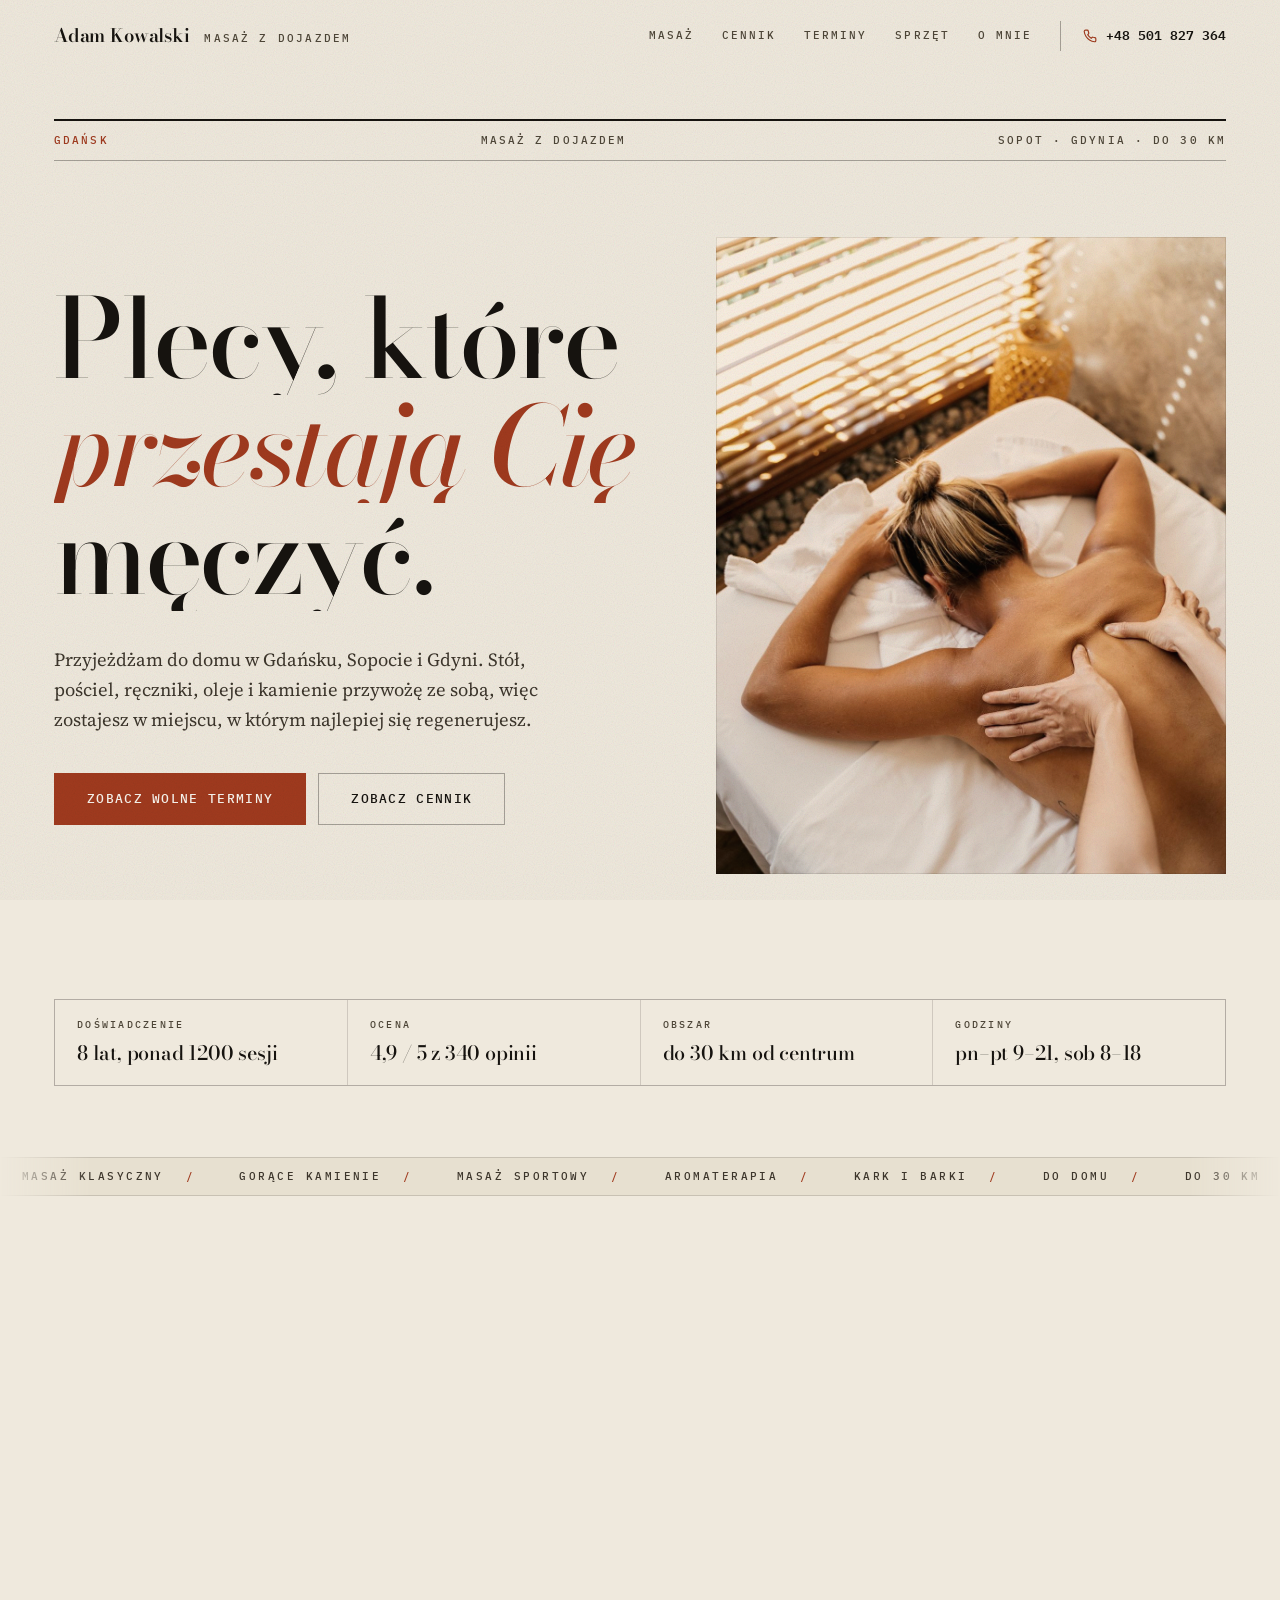
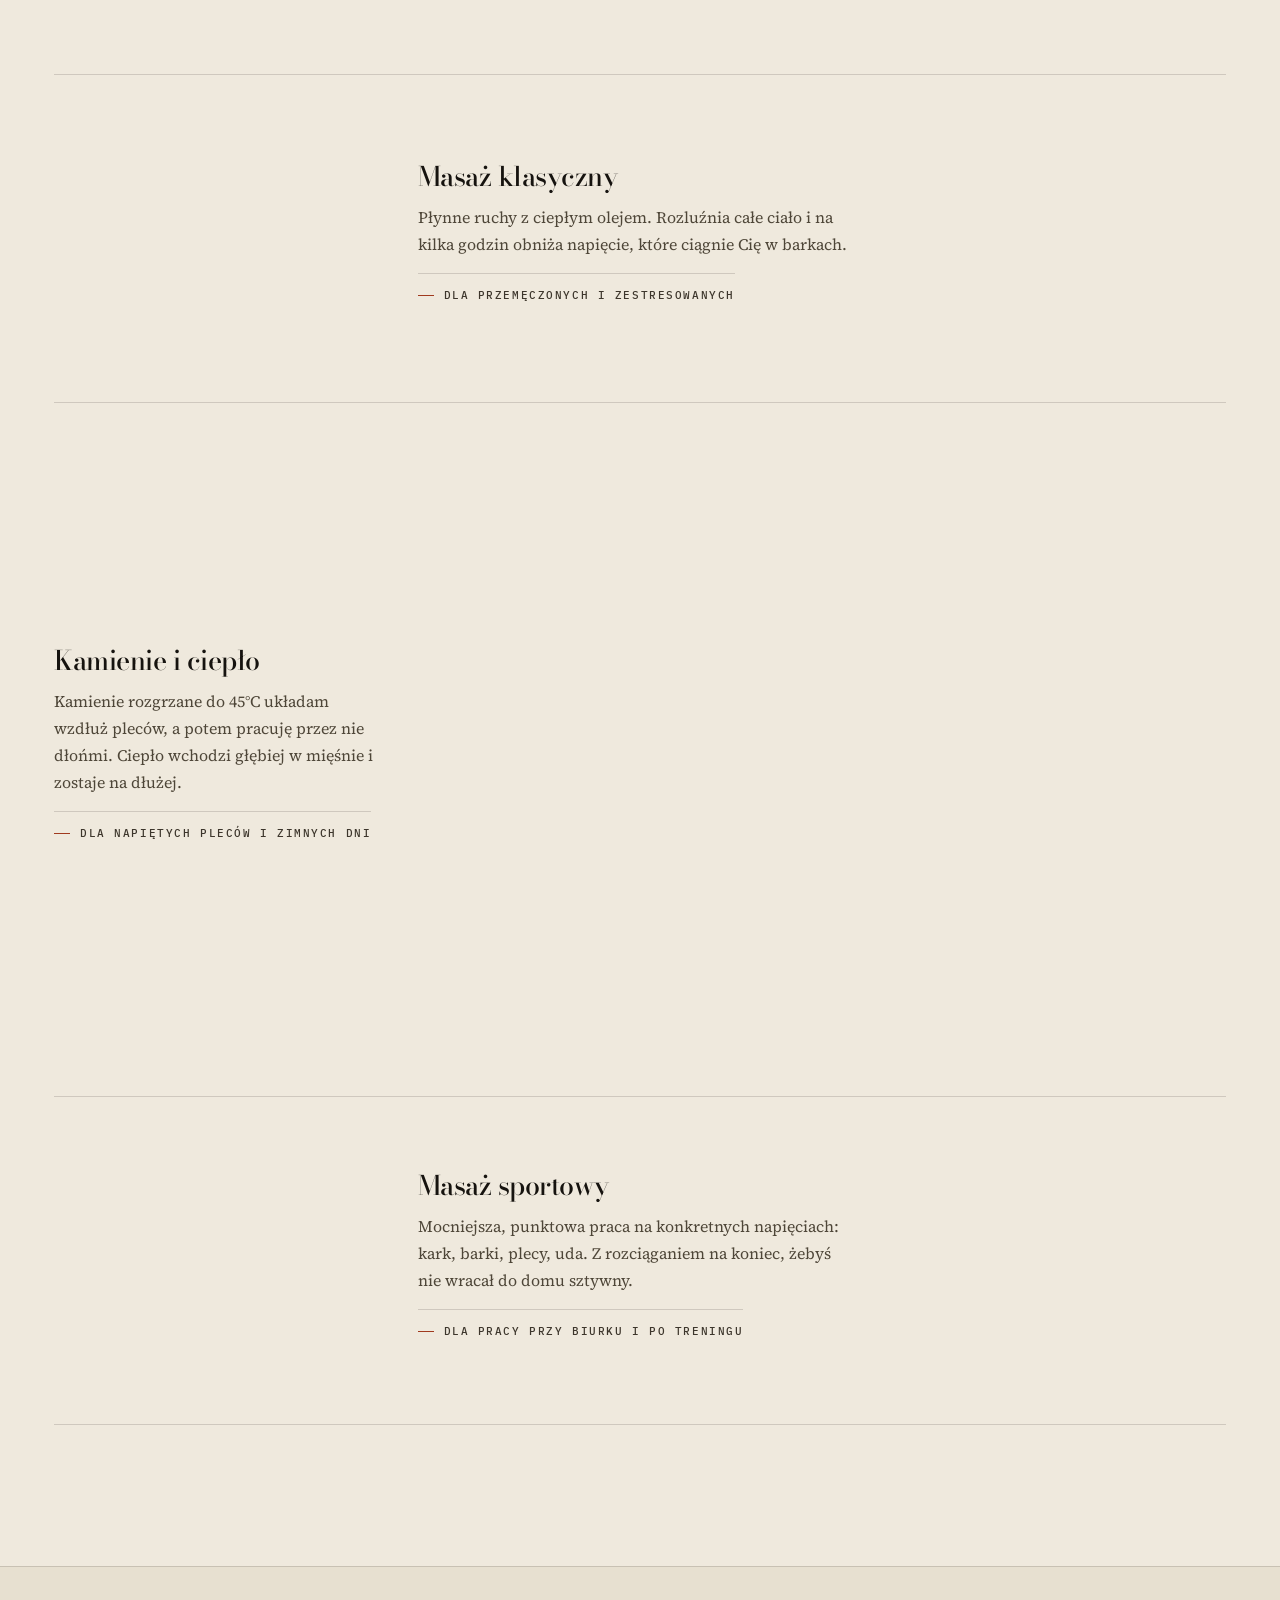
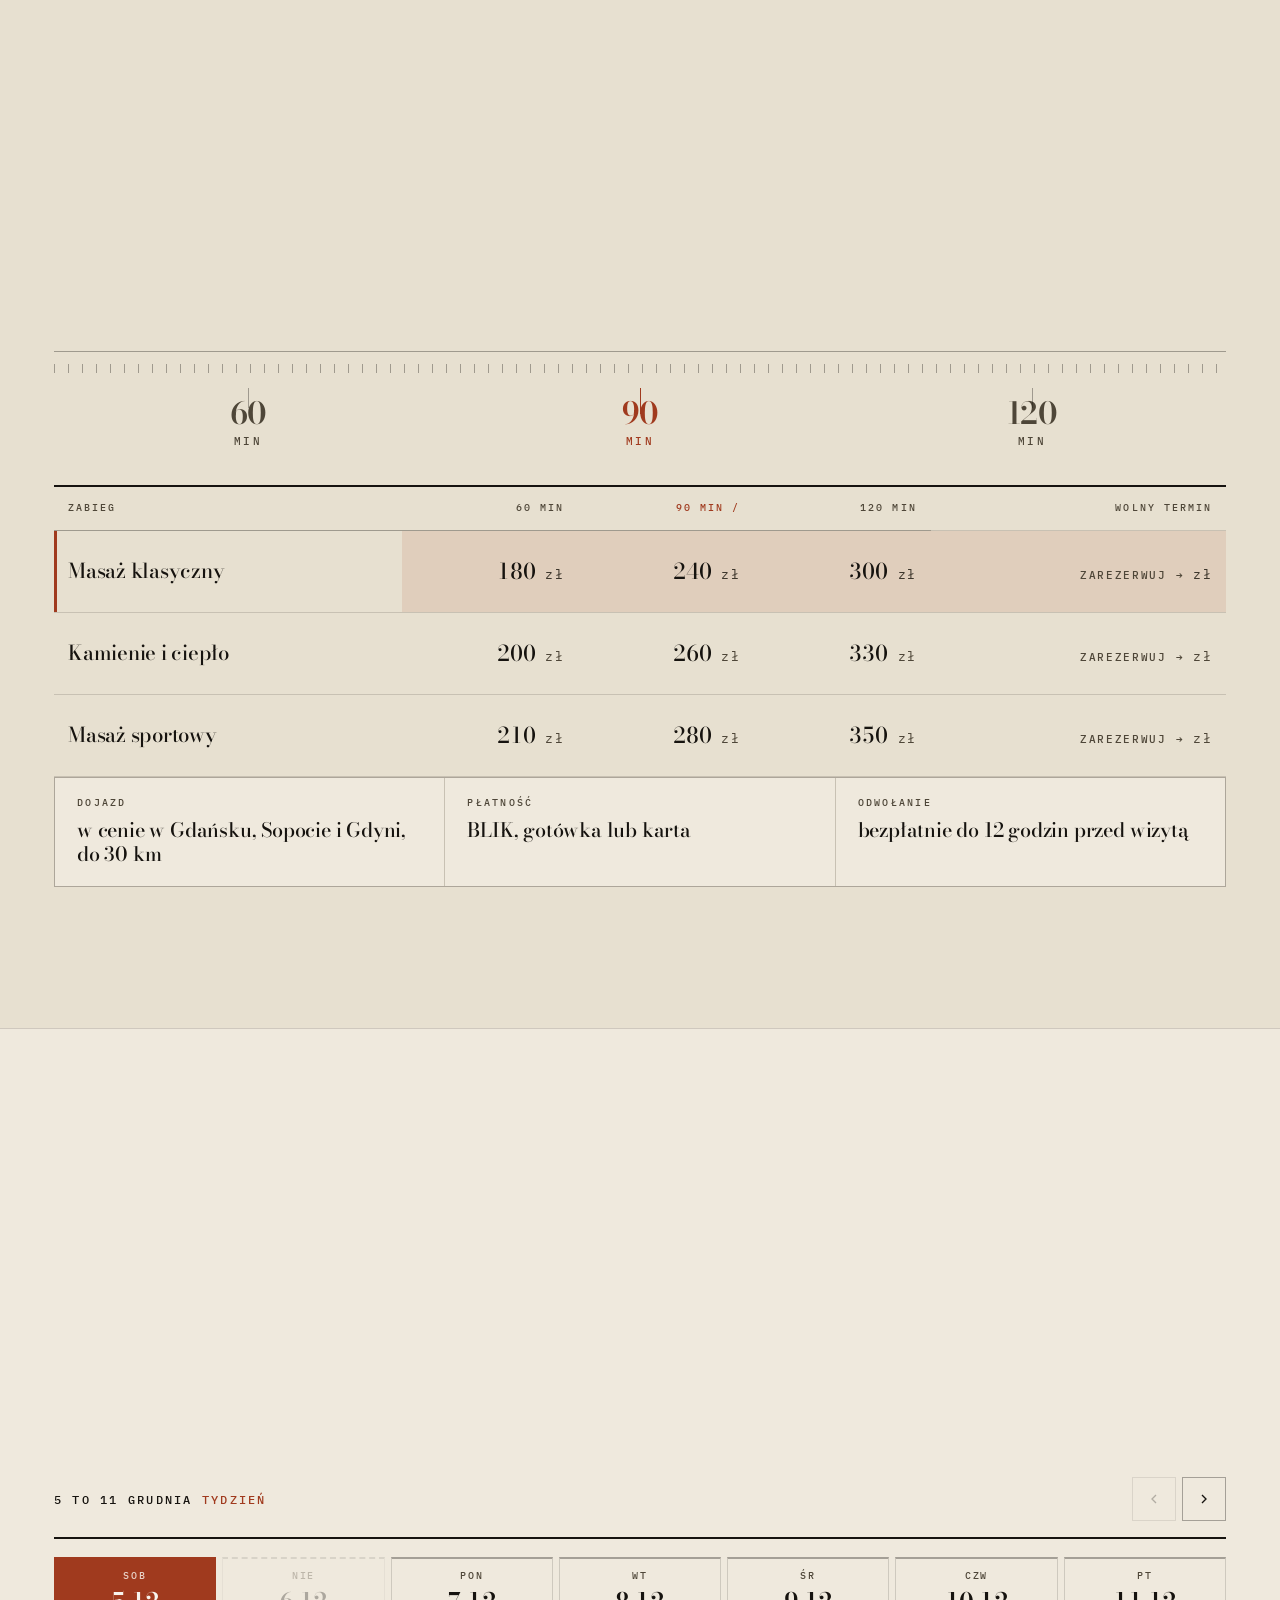
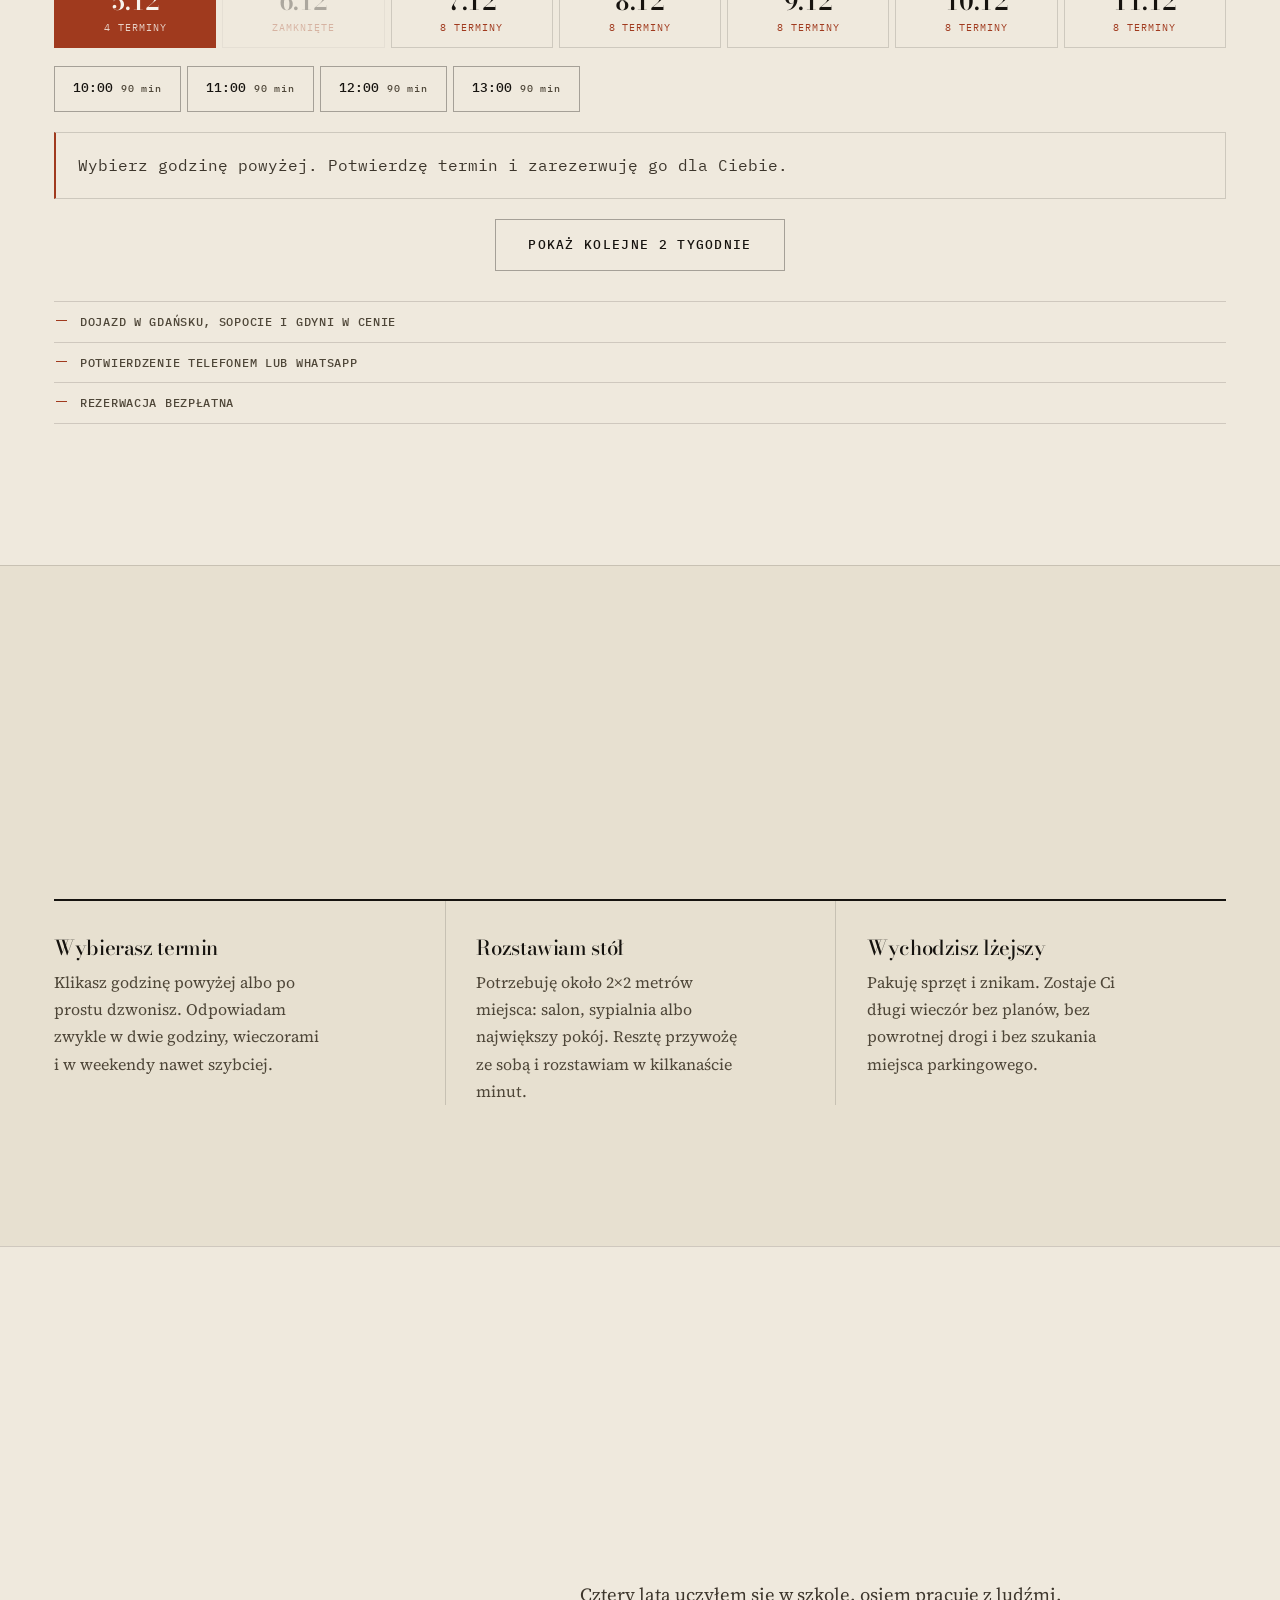
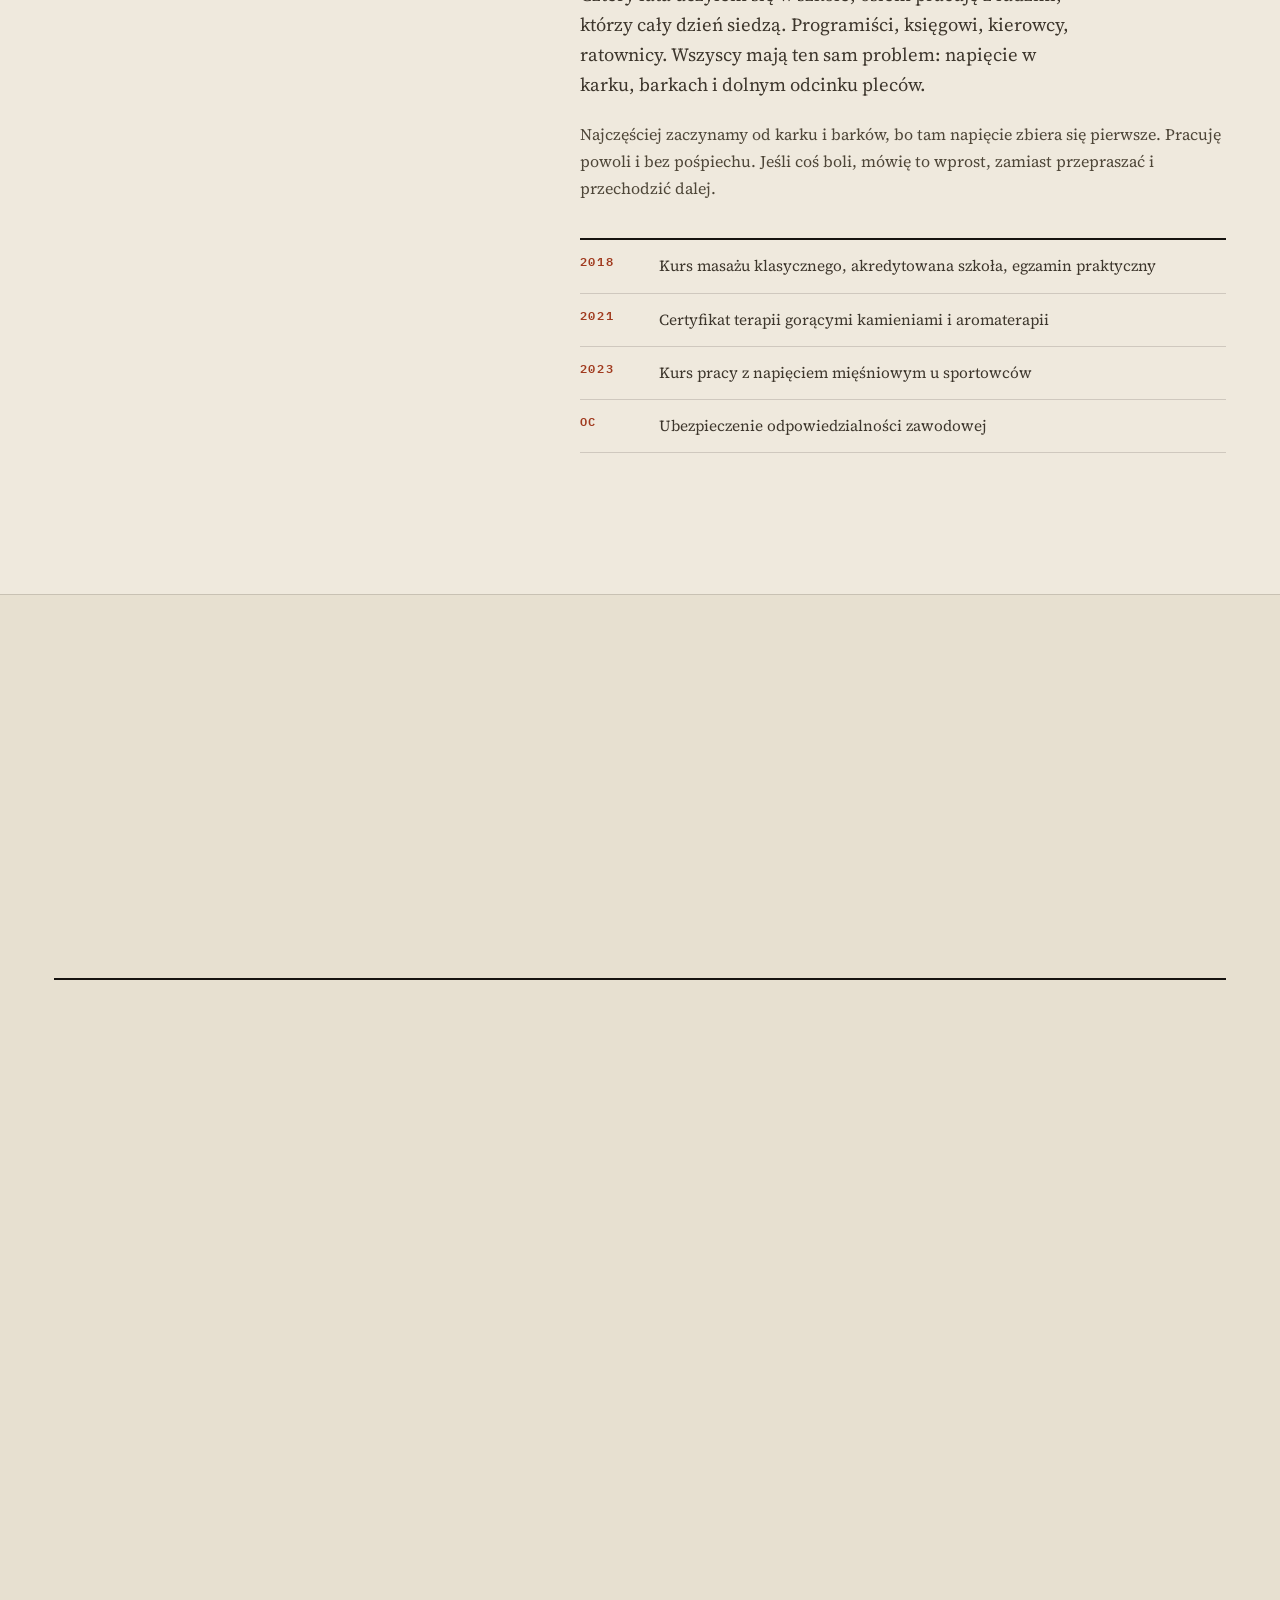
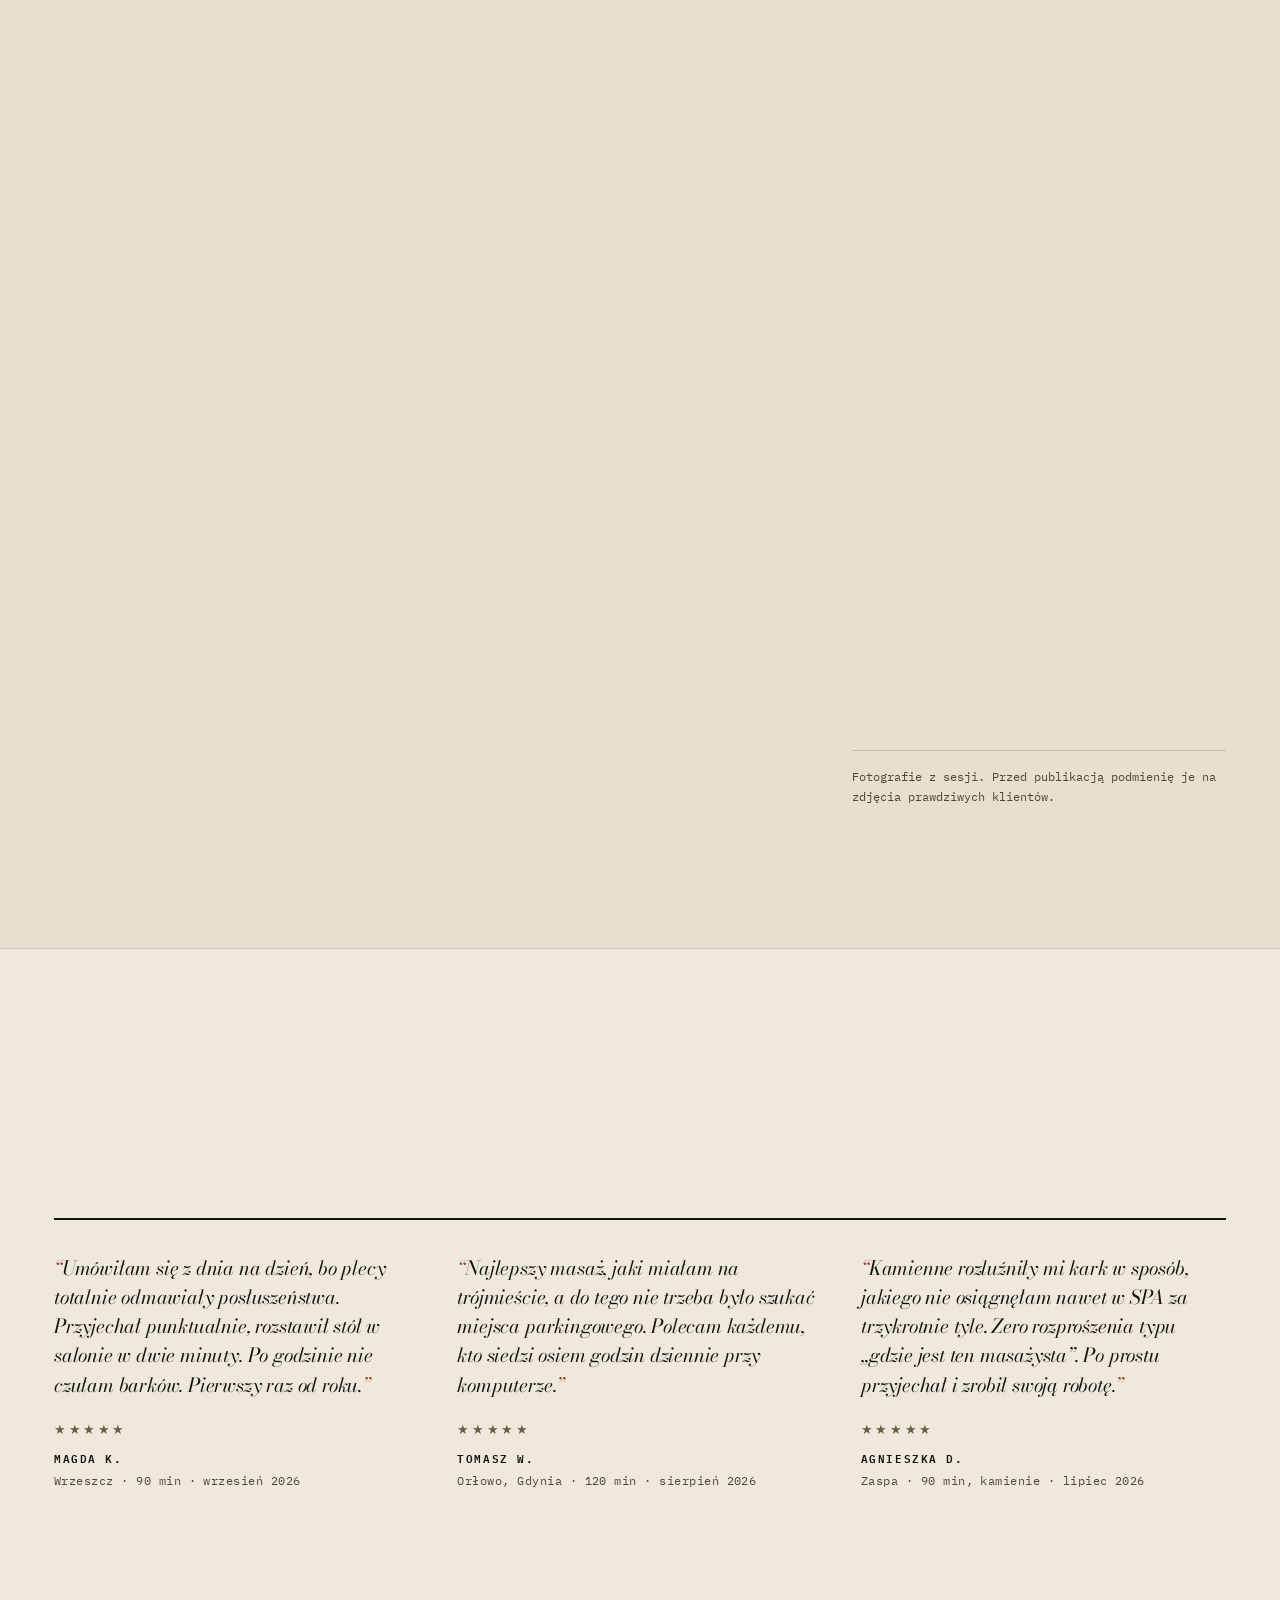
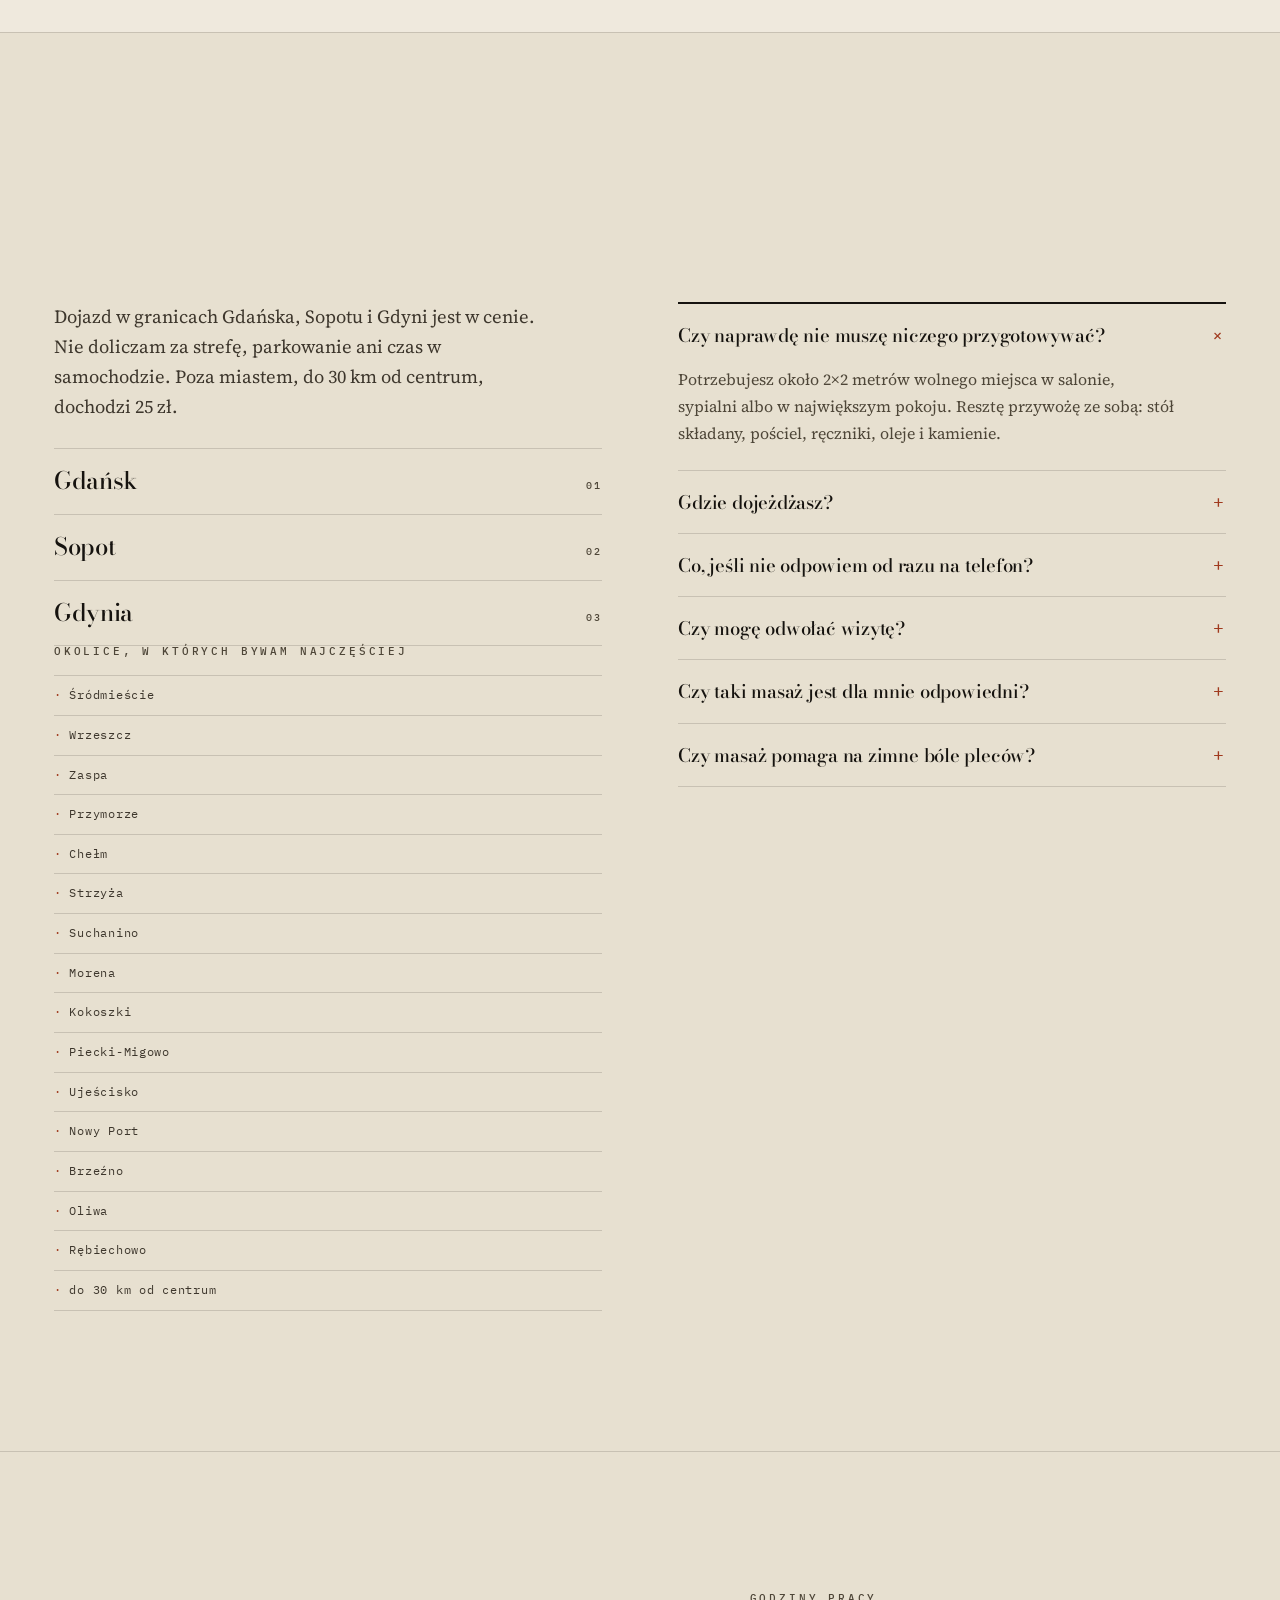
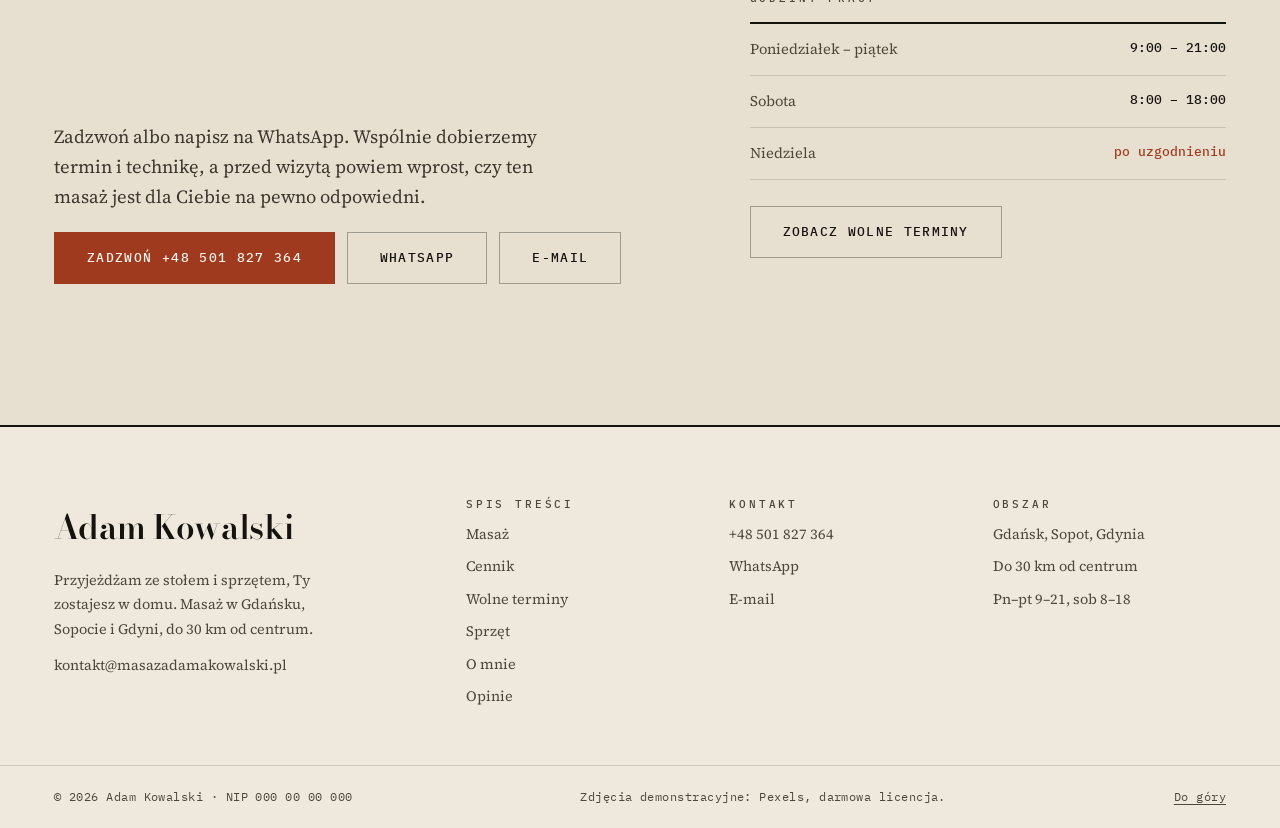
<file: web_design/index.html>
<!DOCTYPE html>
<html lang="pl">
<head>
<meta charset="utf-8">
<meta name="viewport" content="width=device-width, initial-scale=1, viewport-fit=cover">

<title>Masaż z dojazdem Gdańsk, Sopot, Gdynia | Od 180 zł, do 30 km</title>
<meta name="description" content="Przyjeżdżam z masażem do domu w Gdańsku, Sopocie i Gdyni. Klasyczny, kamienie i sportowy. 60, 90 lub 120 minut, stół i pościel w cenie. Od 180 zł, do 30 km od centrum.">
<link rel="canonical" href="https://masazadamakowalski.pl/">
<meta name="theme-color" content="#13110f" media="(prefers-color-scheme: dark)">
<meta name="theme-color" content="#efe9dd" media="(prefers-color-scheme: light)">
<meta name="format-detection" content="telephone=yes">

<meta property="og:type" content="website">
<meta property="og:locale" content="pl_PL">
<meta property="og:site_name" content="Masaż z dojazdem, Trójmiasto">
<meta property="og:title" content="Masaż w Twoim domu w Gdańsku, Sopocie i Gdyni">
<meta property="og:description" content="Stół, pościel, oleje i kamienie przywożę ze sobą. 60, 90 lub 120 minut. Od 180 zł, dojazd w cenie do 30 km od centrum.">
<meta property="og:url" content="https://masazadamakowalski.pl/">
<meta property="og:image" content="assets/og.jpg">
<meta property="og:image:width" content="1200">
<meta property="og:image:height" content="630">
<meta property="og:image:alt" content="Masaż z dojazdem, stół rozstawiony w salonie mieszkania">
<meta name="twitter:card" content="summary_large_image">

<link rel="icon" href="assets/favicon.svg" type="image/svg+xml">
<link rel="apple-touch-icon" href="assets/apple-touch-icon.png">

<link rel="preconnect" href="https://fonts.googleapis.com">
<link rel="preconnect" href="https://fonts.gstatic.com" crossorigin>
<link rel="stylesheet" href="https://fonts.googleapis.com/css2?family=Bodoni+Moda:ital,opsz,wght@0,6..96,400..900;1,6..96,400..900&family=IBM+Plex+Mono:ital,wght@0,400;0,500;0,600;1,400&family=Source+Serif+4:opsz,wght@8..60,400..700&display=swap">
<link rel="stylesheet" href="styles.css">

<script>
/* sets the palette before first paint, so the page never flashes */
(function(){var d=document.documentElement;d.dataset.theme=window.matchMedia('(prefers-color-scheme: light)').matches?'light':'dark';})();
</script>

<script type="application/ld+json">
{
  "@context": "https://schema.org",
  "@graph": [
    {
      "@type": ["HealthAndBeautyBusiness", "LocalBusiness"],
      "@id": "https://masazadamakowalski.pl/#firma",
      "name": "Masaż z dojazdem, Trójmiasto",
      "description": "Masaż z dojazdem do domu w Gdańsku, Sopocie i Gdyni: klasyczny, z gorącymi kamieniami i sportowy. 60, 90 lub 120 minut.",
      "image": "assets/og.jpg",
      "telephone": "+48501827364",
      "email": "kontakt@masazadamakowalski.pl",
      "url": "https://masazadamakowalski.pl/",
      "priceRange": "180–350 zł",
      "currenciesAccepted": "PLN",
      "paymentAccepted": "BLIK, gotówka, karta",
      "founder": { "@type": "Person", "name": "Adam Kowalski", "jobTitle": "Masażysta" },
      "address": {
        "@type": "PostalAddress",
        "addressLocality": "Gdańsk",
        "addressRegion": "pomorskie",
        "addressCountry": "PL"
      },
      "geo": { "@type": "GeoCoordinates", "latitude": 54.352, "longitude": 18.6466 },
      "areaServed": [
        { "@type": "City", "name": "Gdańsk" },
        { "@type": "City", "name": "Sopot" },
        { "@type": "City", "name": "Gdynia" },
        { "@type": "Place", "name": "Okolice do 30 km od centrum" }
      ],
      "openingHoursSpecification": [
        { "@type": "OpeningHoursSpecification", "dayOfWeek": ["Monday","Tuesday","Wednesday","Thursday","Friday"], "opens": "09:00", "closes": "21:00" },
        { "@type": "OpeningHoursSpecification", "dayOfWeek": ["Saturday"], "opens": "08:00", "closes": "18:00" }
      ],
      "aggregateRating": { "@type": "AggregateRating", "ratingValue": "4.9", "reviewCount": "340", "bestRating": "5" },
      "hasOfferCatalog": {
        "@type": "OfferCatalog",
        "name": "Masaż z dojazdem",
        "itemListElement": [
          { "@type": "Offer", "itemOffered": { "@type": "Service", "name": "Masaż klasyczny", "description": "Płynne ruchy z ciepłym olejem, rozluźnia całe ciało." }, "price": "180", "priceCurrency": "PLN" },
          { "@type": "Offer", "itemOffered": { "@type": "Service", "name": "Kamienie i ciepło", "description": "Ciepłe kamienie układane na ciele i używane do masażu." }, "price": "200", "priceCurrency": "PLN" },
          { "@type": "Offer", "itemOffered": { "@type": "Service", "name": "Masaż sportowy", "description": "Mocniejsza praca nad karkiem, barkami, plecami i nogami." }, "price": "210", "priceCurrency": "PLN" }
        ]
      }
    },
    {
      "@type": "FAQPage",
      "@id": "https://masazadamakowalski.pl/#pytania",
      "mainEntity": [
        { "@type": "Question", "name": "Czy naprawdę nie muszę niczego przygotowywać?", "acceptedAnswer": { "@type": "Answer", "text": "Potrzebujesz około 2×2 metrów wolnego miejsca w salonie, sypialni albo w największym pokoju. Resztę przywożę ze sobą: stół składany, pościel, ręczniki, oleje i kamienie." } },
        { "@type": "Question", "name": "Gdzie dojeżdżasz?", "acceptedAnswer": { "@type": "Answer", "text": "Codziennie jadę po Gdańsku, Sopocie i Gdyni, w tym na Wrzeszcz, Zaspę, Przymorze, Chełm, Sopot i półwysep Hel. Do 30 km od centrum dojazd jest w cenie miejskiej stawki, dalej doliczam tylko paliwo." } },
        { "@type": "Question", "name": "Co, jeśli nie odpowiem od razu na telefon?", "acceptedAnswer": { "@type": "Answer", "text": "Odzwaniam zwykle w ciągu dwóch godzin, a wieczorami i w weekendy nawet szybciej. Jeśli wolisz, napisz SMS albo WhatsApp. Wtedy termin rezerwuję bez czekania na połączenie." } },
        { "@type": "Question", "name": "Czy mogę odwołać wizytę?", "acceptedAnswer": { "@type": "Answer", "text": "Tak, wystarczy telefon albo wiadomość. Bezpłatnie odwołujemy się, jeśli zgłosisz to najpóźniej 12 godzin przed wizytą. Później wydatek 80 zł, bo termin wtedy blokuję dla innego klienta." } },
        { "@type": "Question", "name": "Czy taki masaż jest dla mnie odpowiedni?", "acceptedAnswer": { "@type": "Answer", "text": "Najczęściej tak, ale są przeciwwskazania bezwzględne: gorączka, świeże urazy, zakrzepica, świeże zabiegi na skórze. Przy ciąży, chorobach nowotworowych albo osteoporozie najpierw porozmawiajmy i pokażę kartę zdrowia." } },
        { "@type": "Question", "name": "Czy masaż pomaga na zimne bóle pleców?", "acceptedAnswer": { "@type": "Answer", "text": "Przy nagłym przezięciu na pewno nie, bo rozgrzewanie tylko wzmocni objawy. Przy przewlekłych napięciach, karku od komputera i napięciu mięśniowym spodnia pleców: tak, bardzo często już po jednej sesji." } }
      ]
    }
  ]
}
</script>
</head>

<body>
<a class="skip" href="#main">Przejdź do treści</a>
<div class="prog" id="prog" aria-hidden="true"></div>

<!-- ═══ MASTHEAD ═══ -->
<header class="hd">
  <div class="wrap hd__in">
    <a class="logo" href="#main"><b data-cfg="name">Adam Kowalski</b> <span>Masaż z dojazdem</span></a>
    <nav aria-label="Nawigacja główna">
      <a href="#masaż">Masaż</a>
      <a href="#cennik">Cennik</a>
      <a href="#terminy">Terminy</a>
      <a href="#sprzet">Sprzęt</a>
      <a href="#o-mnie">O mnie</a>
      <a class="hdcall" href="#" data-href="phone">
        <svg viewBox="0 0 24 24" fill="none" stroke="currentColor" stroke-width="2" aria-hidden="true"><path d="M22 16.9v3a2 2 0 0 1-2.2 2 19.8 19.8 0 0 1-8.6-3.1 19.5 19.5 0 0 1-6-6A19.8 19.8 0 0 1 2.1 4.2 2 2 0 0 1 4.1 2h3a2 2 0 0 1 2 1.7c.1 1 .4 1.9.7 2.8a2 2 0 0 1-.5 2.1L8.1 9.9a16 16 0 0 0 6 6l1.3-1.3a2 2 0 0 1 2.1-.4c.9.3 1.8.6 2.8.7a2 2 0 0 1 1.7 2Z"/></svg>
        <span data-cfg="phoneDisplay"></span>
      </a>
    </nav>
    <button class="burger" type="button" aria-expanded="false" aria-controls="drawer" aria-label="Menu">
      <i></i>
    </button>
  </div>
</header>

<div class="drawer" id="drawer">
  <nav aria-label="Nawigacja mobilna">
    <a href="#masaż">Masaż</a>
    <a href="#cennik">Cennik</a>
    <a href="#terminy">Terminy</a>
    <a href="#sprzet">Sprzęt</a>
    <a href="#o-mnie">O mnie</a>
    <a href="#kontakt">Kontakt</a>
  </nav>
  <div class="row">
    <a class="btn" href="#terminy">Wolne terminy</a>
    <a class="btn btn--ghost" href="#" data-href="phone">Zadzwoń</a>
  </div>
</div>

<main id="main">

  <!-- ═══ HERO ═══ -->
  <section class="hero">
    <div class="wrap">

      <div class="mast" data-hero>
        <span class="mast__l" data-cfg="city">Gdańsk</span>
        <span class="mast__mid">Masaż z dojazdem</span>
        <span class="mast__r">Sopot · Gdynia · do 30 km</span>
      </div>

      <div class="hero__grid">
        <div class="hero__txt">
          <h1 data-hero>
            <span class="ln"><span class="t">Plecy, które</span></span>
            <span class="ln"><span class="t"><em>przestają Cię</em></span></span>
            <span class="ln"><span class="t">męczyć.</span></span>
          </h1>

          <p class="lead" data-hero>
            Przyjeżdżam do domu w Gdańsku, Sopocie i Gdyni. Stół, pościel, ręczniki,
            oleje i kamienie przywożę ze sobą, więc zostajesz w miejscu, w którym
            najlepiej się regenerujesz.
          </p>

          <div class="row" data-hero>
            <a class="btn" href="#terminy">Zobacz wolne terminy</a>
            <a class="btn btn--ghost" href="#cennik">Zobacz cennik</a>
          </div>
        </div>

        <div class="hero__fig" data-hero>
          <div class="ph r45">
            <img src="assets/hero.jpg" width="1100" height="1375" fetchpriority="high" decoding="async"
                 alt="Rozstawiony stół do masażu w salonie mieszkania, przy oknie">
          </div>
        </div>
      </div>

      <dl class="ledger ledger--hero" data-r>
        <div><dt>Doświadczenie</dt><dd><span data-cfg="yearsActive">8</span> lat, ponad <span data-cfg="sessions">1 200</span> sesji</dd></div>
        <div><dt>Ocena</dt><dd><span data-cfg="rating">4,9</span> / 5 z <span data-cfg="reviewCount">340</span> opinii</dd></div>
        <div><dt>Obszar</dt><dd>do <span data-cfg="radius">30 km</span> od centrum</dd></div>
        <div><dt>Godziny</dt><dd>pn–pt 9–21, sob 8–18</dd></div>
      </dl>
    </div>
  </section>

  <!-- ═══ TICKER ═══ -->
  <div class="ticker" aria-hidden="true">
    <div class="ticker__t">
      <span>Masaż klasyczny</span><span>Gorące kamienie</span><span>Masaż sportowy</span>
      <span>Aromaterapia</span><span>Kark i barki</span><span>Do domu</span><span>Do 30 km</span>
      <span>Masaż klasyczny</span><span>Gorące kamienie</span><span>Masaż sportowy</span>
      <span>Aromaterapia</span><span>Kark i barki</span><span>Do domu</span><span>Do 30 km</span>
    </div>
  </div>

  <!-- ═══ MASAŻ ═══ -->
  <section class="sect" id="masaż">
    <div class="wrap">
      <div class="sec" data-r data-anim="lines">
        <h2>Nie musisz znać się na technikach.</h2>
        <p class="lead">
          Powiedz, gdzie jest źródło: kark od komputera, barki po treningu, plecy
          ciągnące od jesieni. Dobiorę metodę i siłę nacisku pod Ciebie, a na pierwszej
          wizycie powiem wprost, co robię i dlaczego akurat tak.
        </p>
      </div>

      <div class="sheets" data-r data-anim="spread">
        <article class="sheet" data-r>
          <div class="sheet__ph ph" data-r data-anim="frame">
            <img src="assets/relax.jpg" width="900" height="675" loading="lazy" decoding="async"
                 alt="Masaż olejem na plecach, zbliżenie na dłonie">
          </div>
          <div class="sheet__txt">
            <h3>Masaż klasyczny</h3>
            <p>Płynne ruchy z ciepłym olejem. Rozluźnia całe ciało i na kilka godzin obniża napięcie, które ciągnie Cię w barkach.</p>
            <p class="sheet__for">Dla przemęczonych i zestresowanych</p>
          </div>
        </article>

        <article class="sheet" data-r>
          <div class="sheet__ph ph" data-r data-anim="frame">
            <img src="assets/stones.jpg" width="900" height="675" loading="lazy" decoding="async"
                 alt="Gorące kamienie ułożone na plecach">
          </div>
          <div class="sheet__txt">
            <h3>Kamienie i ciepło</h3>
            <p>Kamienie rozgrzane do 45°C układam wzdłuż pleców, a potem pracuję przez nie dłońmi. Ciepło wchodzi głębiej w mięśnie i zostaje na dłużej.</p>
            <p class="sheet__for">Dla napiętych pleców i zimnych dni</p>
          </div>
        </article>

        <article class="sheet" data-r>
          <div class="sheet__ph ph" data-r data-anim="frame">
            <img src="assets/sport.jpg" width="900" height="675" loading="lazy" decoding="async"
                 alt="Masaż barków i karku, mocniejsza technika na napięte mięśnie">
          </div>
          <div class="sheet__txt">
            <h3>Masaż sportowy</h3>
            <p>Mocniejsza, punktowa praca na konkretnych napięciach: kark, barki, plecy, uda. Z rozciąganiem na koniec, żebyś nie wracał do domu sztywny.</p>
            <p class="sheet__for">Dla pracy przy biurku i po treningu</p>
          </div>
        </article>
      </div>
    </div>
  </section>

  <!-- ═══ CENNIK ═══ -->
  <section class="sect sect--alt" id="cennik">
    <div class="wrap">
      <div class="sec" data-r data-anim="lines">
        <h2>Ile czasu dajesz sobie?</h2>
        <p class="lead">
          Zaznacz czas, a podświetlę kolumnę. Potem kliknij wiersz, żeby zarezerwować
          konkretny zabieg. Dojazd w granicach miasta jest w cenie.
        </p>
      </div>

      <div class="scale" id="scale" role="group" aria-label="Długość masażu" data-r></div>

      <div class="mx-wrap" data-r>
        <table class="mx" id="matrix">
          <caption class="sr">Cennik masażu z dojazdem w złotych polskich, według rodzaju zabiegu i długości sesji</caption>
          <thead>
            <tr>
              <th scope="col">Zabieg</th>
              <th scope="col" data-col="60">60 min</th>
              <th scope="col" data-col="90">90 min</th>
              <th scope="col" data-col="120">120 min</th>
              <th scope="col" class="mx__cta">Wolny termin</th>
            </tr>
          </thead>
          <tbody>
            <tr data-t="klasyczny">
              <th scope="row">Masaż klasyczny</th>
              <td data-min="60" data-price="180">180</td>
              <td data-min="90" data-price="240">240</td>
              <td data-min="120" data-price="300">300</td>
              <td class="mx__cta"><a href="#terminy" data-pick="klasyczny">Zarezerwuj</a></td>
            </tr>
            <tr data-t="kamienie">
              <th scope="row">Kamienie i ciepło</th>
              <td data-min="60" data-price="200">200</td>
              <td data-min="90" data-price="260">260</td>
              <td data-min="120" data-price="330">330</td>
              <td class="mx__cta"><a href="#terminy" data-pick="kamienie">Zarezerwuj</a></td>
            </tr>
            <tr data-t="sportowy">
              <th scope="row">Masaż sportowy</th>
              <td data-min="60" data-price="210">210</td>
              <td data-min="90" data-price="280">280</td>
              <td data-min="120" data-price="350">350</td>
              <td class="mx__cta"><a href="#terminy" data-pick="sportowy">Zarezerwuj</a></td>
            </tr>
          </tbody>
        </table>
      </div>

      <dl class="ledger" data-r data-anim="spread">
        <div><dt>Dojazd</dt><dd><span data-cfg="travel"></span></dd></div>
        <div><dt>Płatność</dt><dd><span data-cfg="payment"></span></dd></div>
        <div><dt>Odwołanie</dt><dd>bezpłatnie do 12 godzin przed wizytą</dd></div>
      </dl>
    </div>
  </section>

  <!-- ═══ TERMINY ═══ -->
  <section class="sect" id="terminy">
    <div class="wrap">
      <div class="sec" data-r data-anim="lines">
        <h2>Wybierz dzień, potwierdzę resztę.</h2>
        <p class="lead">
          Najbliższy tydzień widzisz od razu. Planujesz z wyprzedzeniem? Przycisk
          „Pokaż kolejne tygodnie" od razu odsłoni nawet miesiąc do przodu.
        </p>
      </div>

      <div class="cal">
        <div class="cal__head">
          <p class="cal__label" id="calLabel" aria-live="polite"></p>
          <div class="cal__nav">
            <button id="calPrev" type="button" aria-label="Poprzedni tydzień">
              <svg viewBox="0 0 24 24" fill="none" stroke="currentColor" stroke-width="2" aria-hidden="true"><path d="m15 18-6-6 6-6"/></svg>
            </button>
            <button id="calNext" type="button" aria-label="Następny tydzień">
              <svg viewBox="0 0 24 24" fill="none" stroke="currentColor" stroke-width="2" aria-hidden="true"><path d="m9 18 6-6-6-6"/></svg>
            </button>
          </div>
        </div>

        <div class="days" id="days" role="group" aria-label="Wybierz dzień"></div>
        <div class="slots" id="slots" role="group" aria-label="Wybierz godzinę"></div>
        <div class="cal__out" id="availOut" aria-live="polite"></div>

        <div class="cal__more">
          <button class="btn btn--ghost" id="calMore" type="button">Pokaż kolejne 2 tygodnie</button>
        </div>
      </div>

      <ul class="ticklist ticklist--cal" data-r>
        <li>Dojazd w Gdańsku, Sopocie i Gdyni w cenie</li>
        <li>Potwierdzenie telefonem lub WhatsApp</li>
        <li>Rezerwacja bezpłatna</li>
      </ul>
    </div>
  </section>

  <!-- ═══ 04 JAK TO DZIAŁA ═══ -->
  <section class="sect sect--alt" id="jak">
    <div class="wrap">
      <div class="sec" data-r data-anim="lines">
        <h2>Trzy kroki, zero przygotowań.</h2>
      </div>

      <ol class="steps" data-r data-anim="spread">
        <li class="step" data-r>
          <h3>Wybierasz termin</h3>
          <p>Klikasz godzinę powyżej albo po prostu dzwonisz. Odpowiadam zwykle w dwie godziny, wieczorami i w weekendy nawet szybciej.</p>
        </li>
        <li class="step" data-r>
          <h3>Rozstawiam stół</h3>
          <p>Potrzebuję około 2×2 metrów miejsca: salon, sypialnia albo największy pokój. Resztę przywożę ze sobą i rozstawiam w kilkanaście minut.</p>
        </li>
        <li class="step" data-r>
          <h3>Wychodzisz lżejszy</h3>
          <p>Pakuję sprzęt i znikam. Zostaje Ci długi wieczór bez planów, bez powrotnej drogi i bez szukania miejsca parkingowego.</p>
        </li>
      </ol>
    </div>
  </section>

  <!-- ═══ 05 O MNIE ═══ -->
  <section class="sect" id="o-mnie">
    <div class="wrap ab">
      <div class="ab__ph" data-r data-anim="frame">
        <div class="ph r45">
          <img src="assets/portrait.jpg" width="1000" height="1250" loading="lazy" decoding="async"
               alt="Portret masażysty w pracy">
        </div>
        <p class="ab__cap">Portret, rok 2026</p>
      </div>

      <div class="ab__txt">
        <div class="sec" data-r data-anim="lines">
          <h2>Nazywam się Adam Kowalski.</h2>
        </div>
        <p class="lead" data-r>
          Cztery lata uczyłem się w szkole, osiem pracuję z ludźmi, którzy cały dzień
          siedzą. Programiści, księgowi, kierowcy, ratownicy. Wszyscy mają ten sam
          problem: napięcie w karku, barkach i dolnym odcinku pleców.
        </p>
        <p class="muted" data-r>
          Najczęściej zaczynamy od karku i barków, bo tam napięcie zbiera się pierwsze.
          Pracuję powoli i bez pośpiechu. Jeśli coś boli, mówię to wprost, zamiast
          przepraszać i przechodzić dalej.
        </p>

        <table class="cred" data-r>
          <caption class="sr">Kwalifikacje i szkolenia</caption>
          <tbody>
            <tr><th scope="row">2018</th><td>Kurs masażu klasycznego, akredytowana szkoła, egzamin praktyczny</td></tr>
            <tr><th scope="row">2021</th><td>Certyfikat terapii gorącymi kamieniami i aromaterapii</td></tr>
            <tr><th scope="row">2023</th><td>Kurs pracy z napięciem mięśniowym u sportowców</td></tr>
            <tr><th scope="row">OC</th><td>Ubezpieczenie odpowiedzialności zawodowej</td></tr>
          </tbody>
        </table>
      </div>
    </div>
  </section>

  <!-- ═══ SPRZĘT ═══ -->
  <section class="sect sect--alt" id="sprzet">
    <div class="wrap">
      <div class="sec" data-r data-anim="lines">
        <h2>Co przywożę ze sobą.</h2>
        <p class="lead">
          Cały zestaw mieści się w jednym samochodzie. Nie musisz o nic dopytywać
          przed wizytą, bo lista poniżej jest zawsze taka sama.
        </p>
      </div>

      <figure class="contact" id="gallery" data-r data-anim="spread">
        <button type="button" class="plate plate--wide" data-r data-anim="frame" aria-label="Powiększ zdjęcie: stół rozstawiony w salonie">
          <span class="ph r219">
            <img src="assets/band.jpg" width="2000" height="858" loading="lazy" decoding="async"
                 alt="Stół do masażu rozstawiony w salonie mieszkania, przy oknie" data-full="assets/band.jpg">
          </span>
        </button>

        <button type="button" class="plate" data-r data-anim="frame" aria-label="Powiększ zdjęcie: olej do masażu">
          <span class="ph"><img src="assets/g1.jpg" width="1000" height="1250" loading="lazy" decoding="async"
               alt="Olej do masażu wylewany do dłoni" data-full="assets/g1.jpg"></span>
        </button>

        <button type="button" class="plate" data-r data-anim="frame" aria-label="Powiększ zdjęcie: oleje i akcesoria">
          <span class="ph"><img src="assets/g2.jpg" width="800" height="800" loading="lazy" decoding="async"
               alt="Butelki oleju do masażu i drewniane akcesoria na blacie" data-full="assets/g2.jpg"></span>
        </button>

        <button type="button" class="plate" data-r data-anim="frame" aria-label="Powiększ zdjęcie: kamienie">
          <span class="ph"><img src="assets/g3.jpg" width="800" height="800" loading="lazy" decoding="async"
               alt="Gorące kamienie podczas masażu pleców" data-full="assets/g3.jpg"></span>
        </button>

        <button type="button" class="plate" data-r data-anim="frame" aria-label="Powiększ zdjęcie: stół">
          <span class="ph"><img src="assets/g4.jpg" width="800" height="800" loading="lazy" decoding="async"
               alt="Klient leżący na stole do masażu w domu" data-full="assets/g4.jpg"></span>
        </button>

        <button type="button" class="plate" data-r data-anim="frame" aria-label="Powiększ zdjęcie: masaż">
          <span class="ph"><img src="assets/g5.jpg" width="800" height="800" loading="lazy" decoding="async"
               alt="Masaż pleców w ciepłym świetle" data-full="assets/g5.jpg"></span>
        </button>

        <p class="contact__note">Fotografie z sesji. Przed publikacją podmienię je na zdjęcia prawdziwych klientów.</p>
      </figure>
    </div>
  </section>

  <!-- ═══ OPINIE ═══ -->
  <section class="sect" id="opinie">
    <div class="wrap">
      <div class="sec" data-r data-anim="lines">
        <h2>Co mówią klienci.</h2>
      </div>
      <div class="rev" id="reviews"></div>
    </div>
  </section>

  <!-- ═══ ZASIĘG ═══ -->
  <section class="sect sect--alt" id="zasieg">
    <div class="wrap two">
      <div>
        <div class="sec" data-r data-anim="lines">
          <h2>Gdzie dojeżdżam.</h2>
        </div>
        <p class="lead" data-r>
          Dojazd w granicach Gdańska, Sopotu i Gdyni jest w cenie. Nie doliczam za strefę,
          parkowanie ani czas w samochodzie. Poza miastem, do 30 km od centrum, dochodzi 25 zł.
        </p>
        <ul class="place" id="cities" data-r></ul>
        <p class="lab" data-r>Okolice, w których bywam najczęściej</p>
        <ul class="place place--sm" id="districts" data-r></ul>
      </div>

      <div>
        <div class="sec" data-r data-anim="lines">
          <h2>Zanim napiszesz.</h2>
        </div>
        <div class="faq" id="faq" data-r></div>
      </div>
    </div>
  </section>

  <!-- ═══ KONTAKT ═══ -->
  <section class="sect cta" id="kontakt">
    <div class="wrap cta__in">
      <div>
        <div class="sec" data-r data-anim="lines">
          <h2>Umów masaż.</h2>
        </div>
        <p class="lead" data-r>
          Zadzwoń albo napisz na WhatsApp. Wspólnie dobierzemy termin i technikę,
          a przed wizytą powiem wprost, czy ten masaż jest dla Ciebie na pewno odpowiedni.
        </p>
        <div class="row" data-r>
          <a class="btn" href="#" data-href="phone">Zadzwoń <span data-cfg="phoneDisplay"></span></a>
          <a class="btn btn--ghost" href="#" data-href="wa" target="_blank" rel="noopener">WhatsApp</a>
          <a class="btn btn--ghost" href="#" data-href="mail">E-mail</a>
        </div>
      </div>

      <div data-r>
        <p class="lab">Godziny pracy</p>
        <div class="hours" id="hours"></div>
        <div class="row" style="margin-top:26px">
          <a class="btn btn--ghost" href="#terminy">Zobacz wolne terminy</a>
        </div>
      </div>
    </div>
  </section>
</main>

<footer>
  <div class="wrap foot">
    <div class="foot__brand">
      <p class="foot__big" data-cfg="name">Adam Kowalski</p>
      <p>Przyjeżdżam ze stołem i sprzętem, Ty zostajesz w domu. Masaż w Gdańsku, Sopocie i Gdyni, do 30 km od centrum.</p>
      <p><a href="#" data-href="mail">kontakt@masazadamakowalski.pl</a></p>
    </div>
    <div>
      <p class="lab">Spis treści</p>
      <ul>
        <li><a href="#masaż">Masaż</a></li>
        <li><a href="#cennik">Cennik</a></li>
        <li><a href="#terminy">Wolne terminy</a></li>
        <li><a href="#sprzet">Sprzęt</a></li>
        <li><a href="#o-mnie">O mnie</a></li>
        <li><a href="#opinie">Opinie</a></li>
      </ul>
    </div>
    <div>
      <p class="lab">Kontakt</p>
      <ul>
        <li><a href="#" data-href="phone" data-cfg="phoneDisplay"></a></li>
        <li><a href="#" data-href="wa" target="_blank" rel="noopener">WhatsApp</a></li>
        <li><a href="#" data-href="mail">E-mail</a></li>
      </ul>
    </div>
    <div>
      <p class="lab">Obszar</p>
      <ul id="footArea">
        <li>Gdańsk, Sopot, Gdynia</li>
        <li>Do <span data-cfg="radius">30 km</span> od centrum</li>
        <li>Pn–pt 9–21, sob 8–18</li>
      </ul>
    </div>
  </div>
  <div class="wrap legal">
    <span>© <span data-cfg="year">2026</span> <span data-cfg="name">Adam Kowalski</span> · NIP 000 00 00 000</span>
    <span>Zdjęcia demonstracyjne: Pexels, darmowa licencja.</span>
    <span><a href="#main">Do góry</a></span>
  </div>
</footer>

<div class="bar">
  <a class="btn btn--ghost" href="#" data-href="phone">Zadzwoń</a>
  <a class="btn" href="#terminy">Wolne terminy</a>
</div>

<!-- LIGHTBOX -->
<div class="lb" id="lb" role="dialog" aria-modal="true" aria-label="Podgląd zdjęcia" aria-hidden="true">
  <button class="lb__b lb__x" type="button" aria-label="Zamknij">
    <svg viewBox="0 0 24 24" fill="none" stroke="currentColor" stroke-width="2"><path d="M18 6 6 18M6 6l12 12"/></svg>
  </button>
  <button class="lb__b lb__p" type="button" aria-label="Poprzednie zdjęcie">
    <svg viewBox="0 0 24 24" fill="none" stroke="currentColor" stroke-width="2"><path d="m15 18-6-6 6-6"/></svg>
  </button>
  <button class="lb__b lb__n" type="button" aria-label="Następne zdjęcie">
    <svg viewBox="0 0 24 24" fill="none" stroke="currentColor" stroke-width="2"><path d="m9 18 6-6-6-6"/></svg>
  </button>
  <div class="lb__body">
    <img alt="">
    <p class="lb__cap"><b></b> <span></span></p>
  </div>
</div>

<div class="devtip" role="status">
  Tryb podglądu: kliknij dowolne zdjęcie, aby podmienić je na własne. Wyjdź klawiszem <b>E</b>, motyw przełącz klawiszem <b>T</b>.
</div>

<script src="script.js"></script>
</body>
</html>
</file>
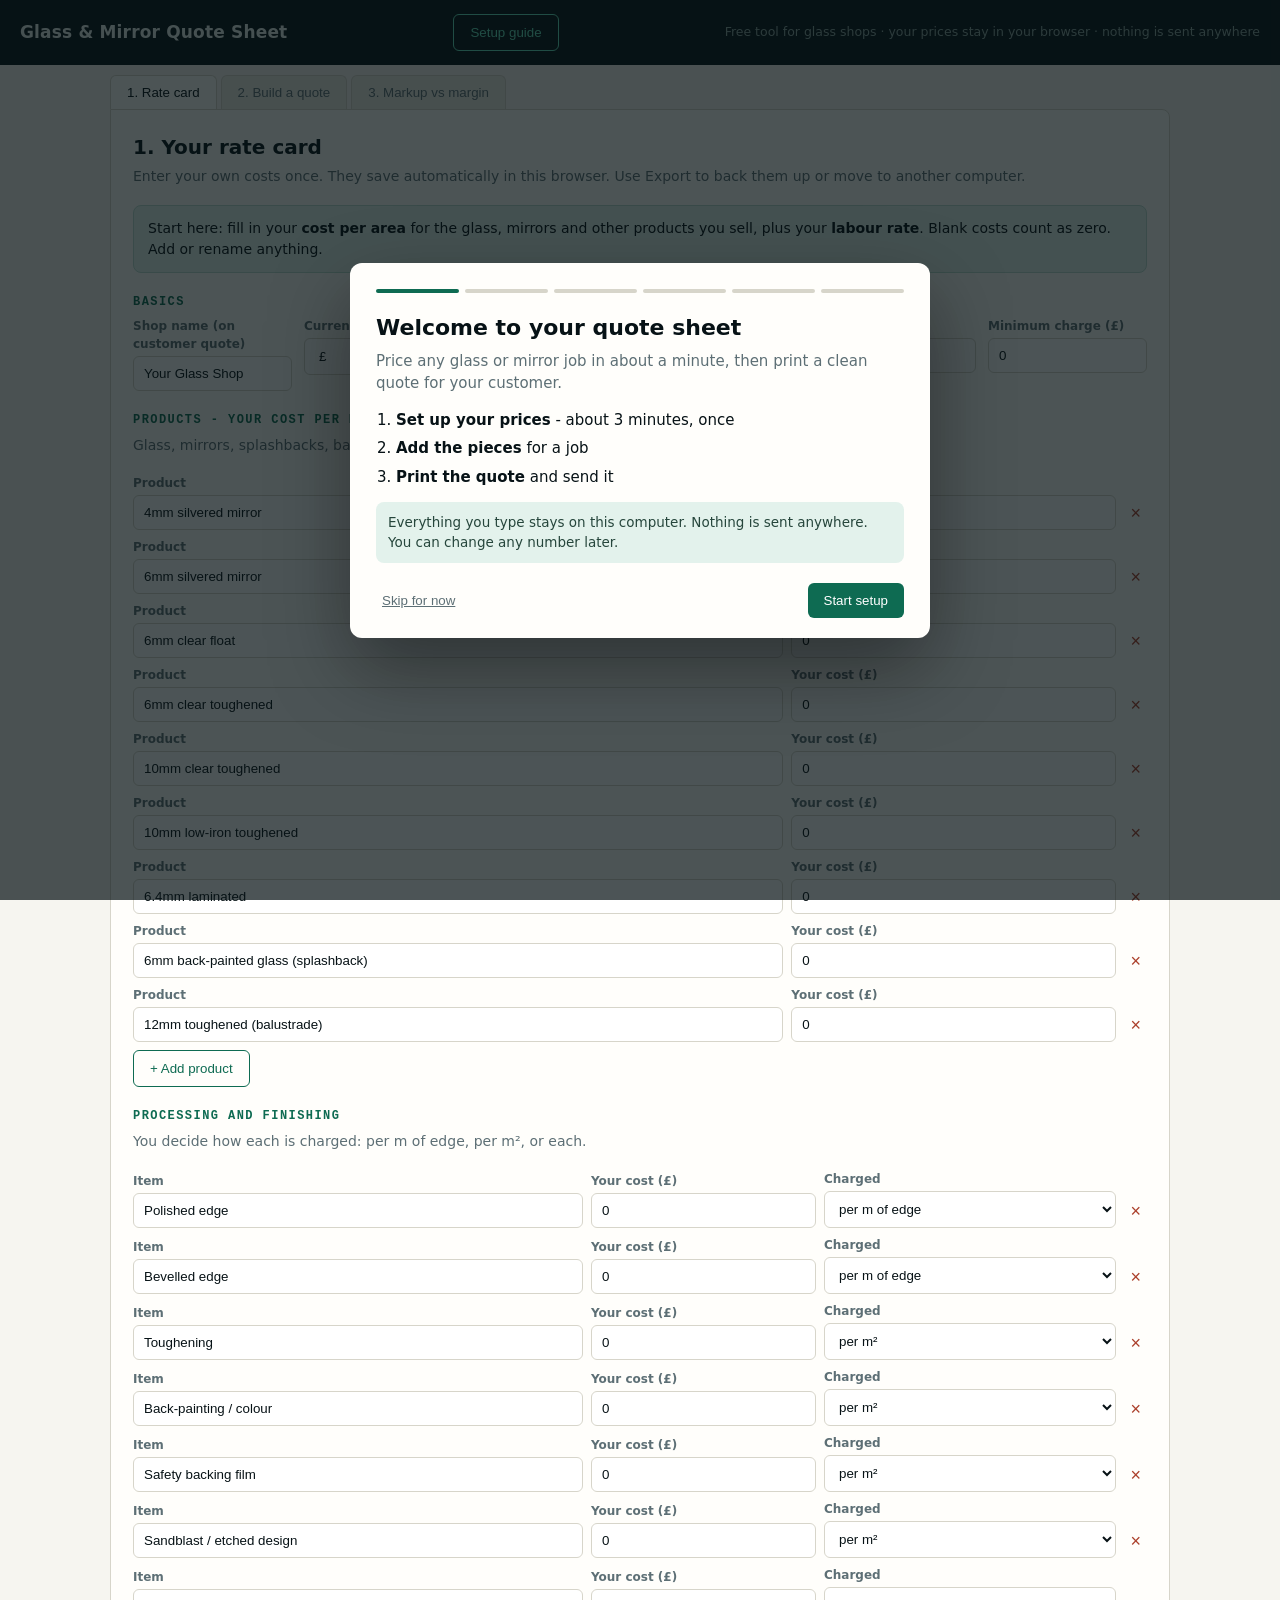
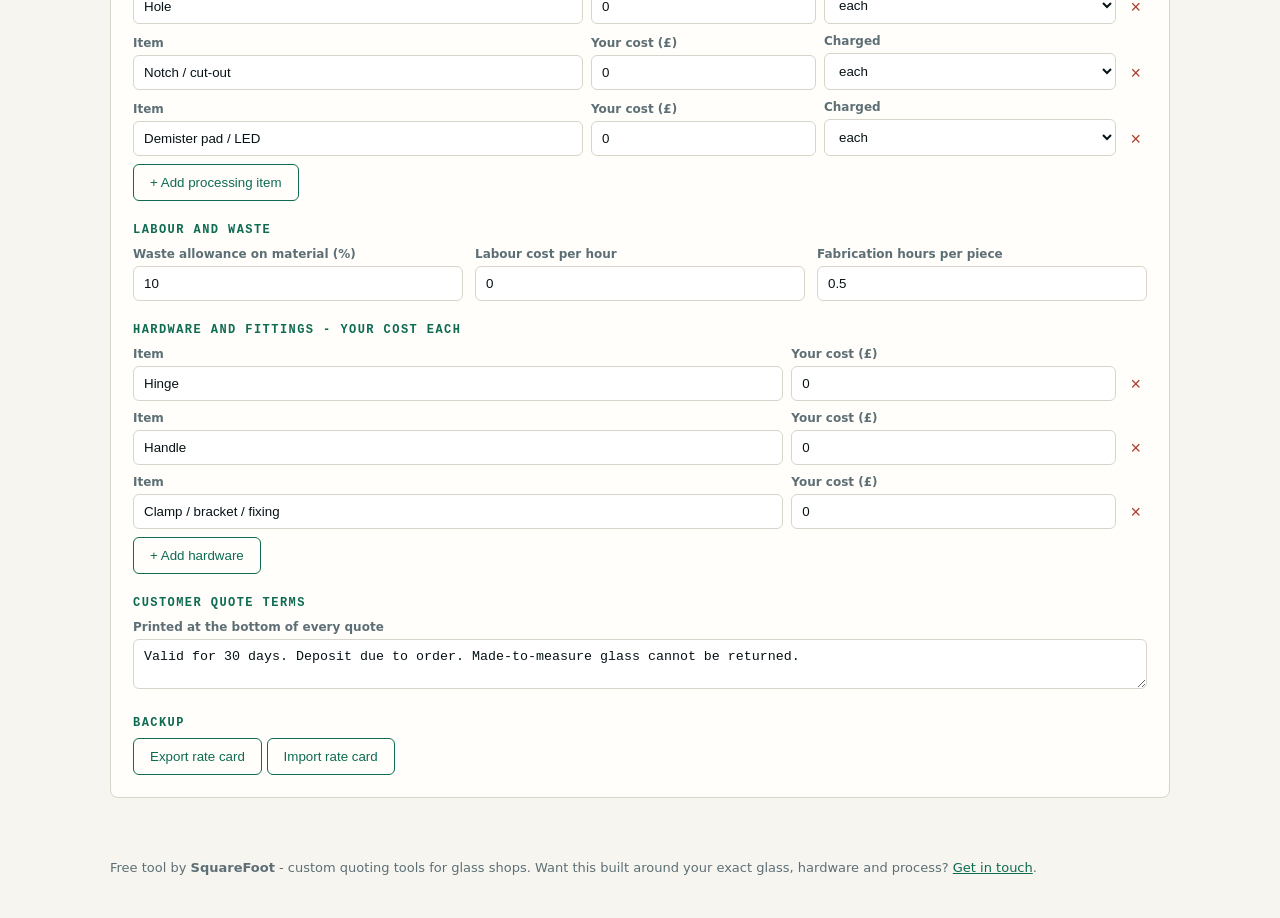
<file: cold/free.html>
<!doctype html>
<html lang="en"><head><meta charset="utf-8">
<meta name="viewport" content="width=device-width,initial-scale=1">
<title>Glass &amp; Mirror Quote Sheet  free tool by SquareFoot</title>
<style>
:root{--ink:#071216;--acc:#0e6b52;--wash:#e3f2ec;--paper:#f6f5f0;--card:#fffefb;--rule:#d7d5ca;--mut:#5d6f75;--bad:#ab3f2a;--mono:ui-monospace,SFMono-Regular,Menlo,monospace}
*{box-sizing:border-box}body{margin:0;background:var(--paper);color:var(--ink);font:15px/1.5 system-ui,-apple-system,Segoe UI,Roboto,sans-serif}
header{background:var(--ink);color:#e7f1ee;padding:14px 20px;display:flex;flex-wrap:wrap;gap:8px 20px;align-items:center;justify-content:space-between}
header b{font-size:17px;letter-spacing:.01em}header small{color:#8ba49f}
nav{display:flex;gap:4px;padding:10px 20px 0;max-width:1100px;margin:auto;flex-wrap:wrap}
nav button{border:1px solid var(--rule);border-bottom:0;background:#ecebe3;padding:9px 16px;border-radius:6px 6px 0 0;font:600 14px inherit;cursor:pointer;color:var(--mut)}
nav button.on{background:var(--card);color:var(--ink)}
main{max-width:1100px;margin:auto;padding:0 20px 60px}
section{display:none;background:var(--card);border:1px solid var(--rule);padding:22px;border-radius:0 8px 8px 8px}section.on{display:block}
h2{margin:0 0 4px;font-size:20px}p.s{margin:0 0 18px;color:var(--mut);font-size:14px}
h3{font:600 12px var(--mono);letter-spacing:.12em;text-transform:uppercase;color:var(--acc);margin:22px 0 8px}
.g{display:grid;grid-template-columns:repeat(auto-fit,minmax(150px,1fr));gap:12px}
label{display:block;font-size:12px;color:var(--mut);font-weight:600}
input,select,textarea{width:100%;margin-top:3px;padding:9px 10px;border:1px solid var(--rule);border-radius:6px;font:15px inherit;background:#fff;color:var(--ink)}
input:focus,select:focus,textarea:focus{outline:2px solid var(--acc);outline-offset:-1px}
.row{display:grid;gap:8px;grid-template-columns:2fr 1fr auto;margin-bottom:8px;align-items:end}.row.r4{grid-template-columns:2fr 1fr 1.3fr auto}.row.r3{grid-template-columns:2fr 1fr 1fr auto}
.prow{display:grid;gap:8px;grid-template-columns:2fr repeat(3,1fr);margin-bottom:4px;padding:12px;background:var(--paper);border-radius:8px}
.prow .w2{grid-column:1/-1;display:flex;flex-wrap:wrap;gap:8px 16px;align-items:end}.prow .w2>*{flex:1 1 90px}
.chk{display:flex;align-items:center;gap:8px;flex:0 0 auto!important;margin-bottom:10px}.chk input{width:auto;margin:0}
button.b{background:var(--acc);color:#fff;border:0;border-radius:6px;padding:10px 16px;font:600 14px inherit;cursor:pointer}
button.b.o{background:none;color:var(--acc);border:1px solid var(--acc)}button.x{background:none;border:0;color:var(--bad);font-size:18px;cursor:pointer;padding:6px}
.out{margin-top:22px;background:var(--ink);color:#e7f1ee;border-radius:8px;padding:20px}
.out table{width:100%;border-collapse:collapse;font-size:14px}.out td{padding:5px 0;border-bottom:1px solid #1b3a42}.out td:last-child{text-align:right;font-family:var(--mono)}
.big{font:600 32px var(--mono);color:#63e3bd;margin:10px 0 2px}.note{font-size:12.5px;color:#8ba49f}
.banner{background:var(--wash);border:1px solid #b9dccf;padding:12px 14px;border-radius:8px;margin-bottom:18px;font-size:14px}
table.m{border-collapse:collapse;font-family:var(--mono);font-size:14px}table.m td,table.m th{padding:6px 18px 6px 0;text-align:left;border-bottom:1px solid var(--rule)}
footer{max-width:1100px;margin:auto;padding:0 20px 40px;color:var(--mut);font-size:13px}footer a{color:var(--acc)}
#print{display:none}
@media(max-width:640px){.prow{grid-template-columns:1fr 1fr}.prow>:first-child{grid-column:1/-1}}
@media print{body>*:not(#print){display:none!important}#print{display:block;padding:24px;font:14px/1.5 Georgia,serif;color:#000;background:#fff}#print table{width:100%;border-collapse:collapse}#print td,#print th{padding:6px 4px;border-bottom:1px solid #999;text-align:left}#print td.r,#print th.r{text-align:right}}
#wz{position:fixed;inset:0;background:rgba(7,18,22,.72);display:none;align-items:center;justify-content:center;padding:16px;z-index:50}#wz.on{display:flex}
#wz .c{background:var(--card);border-radius:12px;max-width:580px;width:100%;max-height:92vh;overflow:auto;padding:26px 26px 20px;box-shadow:0 30px 80px rgba(0,0,0,.4)}
#wz h2{font-size:22px;margin:0 0 6px}#wz p{margin:0 0 14px;color:var(--mut)}#wz ol{padding-left:20px;margin:0 0 14px}#wz li{margin-bottom:6px}
#wz .dots{display:flex;gap:6px;margin-bottom:18px}#wz .dots i{flex:1;height:4px;border-radius:4px;background:var(--rule)}#wz .dots i.on{background:var(--acc)}
#wz .ft{display:flex;justify-content:space-between;align-items:center;margin-top:20px;gap:10px}#wz .sk{background:none;border:0;color:var(--mut);font:14px inherit;cursor:pointer;text-decoration:underline}
#wz .hint{background:var(--wash);border-radius:8px;padding:10px 12px;font-size:13.5px;color:#26463c;margin-bottom:14px}
#wz .row{grid-template-columns:2fr 1fr auto}#wz .bs{font-size:12px;color:var(--mut);align-self:center;padding-top:16px}
</style></head><body>
<header><b>Glass &amp; Mirror Quote Sheet</b><button class="b o" style="border-color:#63e3bd;color:#63e3bd" onclick="wzOpen()">Setup guide</button><small>Free tool for glass shops · your prices stay in your browser · nothing is sent anywhere</small></header>
<nav id="tabs"></nav>
<main>
<section id="t0"><h2>1. Your rate card</h2><p class="s">Enter your own costs once. They save automatically in this browser. Use Export to back them up or move to another computer.</p>
<div class="banner" id="ban">Start here: fill in your <b>cost per area</b> for the glass, mirrors and other products you sell, plus your <b>labour rate</b>. Blank costs count as zero. Add or rename anything.</div>
<div id="rc"></div>
<h3>Backup</h3><button class="b o" onclick="exp()">Export rate card</button> <button class="b o" onclick="document.getElementById('imp').click()">Import rate card</button><input type="file" id="imp" accept=".json" hidden onchange="imp(this)"></section>
<section id="t1"><h2>2. Build a quote</h2><p class="s">Add every piece in the job: glass, mirrors, splashbacks, balustrade, anything sold by size. The price updates as you type.</p><div id="qf"></div><div class="out" id="out"></div>
<p style="margin-top:14px"><button class="b" onclick="prt()">Print / save customer quote as PDF</button> <button class="b o" onclick="newQ()">New quote</button></p></section>
<section id="t2"><h2>3. Markup vs margin</h2><p class="s">Margin is the share of the <i>price</i> you keep. Markup is the amount added to <i>cost</i>. They are not the same number, and mixing them up is a quiet way to lose money.</p>
<div class="g" style="max-width:520px"><label>Your markup on cost (%)<input id="mk" type="number" value="45" oninput="mm()"></label><label>Margin you actually keep<input id="mo" readonly></label></div>
<h3>Markup needed for each margin</h3><table class="m" id="mt"></table></section>
</main>
<footer>Free tool by <b>SquareFoot</b> - custom quoting tools for glass shops. Want this built around your exact glass, hardware and process? <a id="ct" href="#">Get in touch</a>.</footer>
<div id="wz"><div class="c" id="wzc"></div></div>
<div id="print"></div>
<script>
const KEY='sf-free-quote-v2',CONTACT='hello@squarefoot.build'; /* TODO(owner): your real email */
const dS=()=>({shop:'Your Glass Shop',cur:'£',unit:'m',tax:0,margin:40,minC:0,waste:10,rate:0,fab:0.5,
prod:['4mm silvered mirror','6mm silvered mirror','6mm clear float','6mm clear toughened','10mm clear toughened','10mm low-iron toughened','6.4mm laminated','6mm back-painted glass (splashback)','12mm toughened (balustrade)'].map(n=>({n,p:0})),
proc:[['Polished edge','len'],['Bevelled edge','len'],['Toughening','area'],['Back-painting / colour','area'],['Safety backing film','area'],['Sandblast / etched design','area'],['Hole','each'],['Notch / cut-out','each'],['Demister pad / LED','each']].map(([n,b])=>({n,b,p:0})),
hw:['Hinge','Handle','Clamp / bracket / fixing'].map(n=>({n,p:0})),terms:'Valid for 30 days. Deposit due to order. Made-to-measure glass cannot be returned.'});
const dP=()=>({d:'Mirror',w:900,h:1200,q:1,g:0,x:{}});
const dQ=()=>({cust:'',ref:'',pieces:[dP()],hw:[],ex:[],inst:0,del:0});
let S,Q;const $=id=>document.getElementById(id),num=v=>parseFloat(v)||0;
try{const r=JSON.parse(localStorage.getItem(KEY)||'null');S=Object.assign(dS(),r&&r.S);Q=Object.assign(dQ(),r&&r.Q)}catch(e){S=dS();Q=dQ()}
const save=()=>{try{localStorage.setItem(KEY,JSON.stringify({S,Q}))}catch(e){}};
const im=()=>S.unit!='m',AU=()=>im()?'ft²':'m²',LU=()=>im()?'ft':'m',DU=()=>im()?'in':'mm';
const A=(w,h)=>im()?w*h/144:w*h/1e6,L=(w,h)=>im()?2*(w+h)/12:2*(w+h)/1000,M=v=>S.cur+(v||0).toFixed(2);
const esc=s=>String(s).replace(/[&<>"]/g,c=>({'&':'&amp;','<':'&lt;','>':'&gt;','"':'&quot;'}[c]));
function calc(){let gl=0,pr=0,lab=0,ar=0;
Q.pieces.forEach(p=>{const g=S.prod[p.g]||{p:0},a=A(p.w,p.h),n=p.q;ar+=a*n;gl+=a*n*g.p*(1+S.waste/100);
S.proc.forEach((r,j)=>{const v=(p.x||{})[j]||0;pr+=n*v*r.p*(r.b=='len'?L(p.w,p.h):r.b=='area'?a:1)});lab+=n*S.fab*S.rate});
const hw=Q.hw.reduce((t,r)=>t+r.q*((S.hw[r.i]||{}).p||0),0),ex=Q.ex.reduce((t,r)=>t+r.q*r.c,0);lab+=Q.inst*S.rate;
const cost=gl+pr+lab+hw+ex+Q.del,m=Math.min(Math.max(S.margin,0),95)/100;let price=cost/(1-m),min=false;
if(price<S.minC){price=S.minC;min=true}
const tax=price*S.tax/100;return{gl,pr,lab,hw,ex,cost,price,min,tax,tot:price+tax,ar,profit:price-cost,mk:cost?(price-cost)/cost*100:0}}
function out(){const c=calc();$('out').innerHTML=`${c.cost?'':'<div class="note" style="color:#f0c674;margin-bottom:12px">Your costs are blank, so the price shows zero. <a href="#" style="color:#63e3bd" onclick="wzOpen();return false">Open the setup guide</a></div>'}<table><tr><td>Materials (${c.ar.toFixed(2)} ${AU()}, incl. ${S.waste}% waste)</td><td>${M(c.gl)}</td></tr><tr><td>Processing and finishing</td><td>${M(c.pr)}</td></tr><tr><td>Hardware</td><td>${M(c.hw)}</td></tr><tr><td>Other lines</td><td>${M(c.ex)}</td></tr><tr><td>Labour and install</td><td>${M(c.lab)}</td></tr><tr><td>Delivery</td><td>${M(Q.del)}</td></tr><tr><td><b>Your total cost</b></td><td><b>${M(c.cost)}</b></td></tr></table>
<div class="note" style="margin-top:14px">Price to quote at ${S.margin}% margin${c.min?' (minimum charge applied)':''}${S.tax?', before '+S.tax+'% tax':''}</div><div class="big">${M(c.price)}</div><div class="note">You keep ${M(c.profit)} · that is a ${c.mk.toFixed(0)}% markup on cost${S.tax?' · total with tax '+M(c.tot):''}</div>`;save()}
const inp=(l,v,f,t='number',x='')=>`<label>${l}<input type="${t}" value="${esc(v)}" ${x} oninput="${f}"></label>`;
const BS=()=>[['len','per '+LU()+' of edge'],['area','per '+AU()],['each','each']];
function rc(){const list=(k,lab,b)=>S[k].map((r,i)=>`<div class="row${b?' r4':''}"><label>${lab}<input value="${esc(r.n)}" oninput="S.${k}[${i}].n=this.value;sv()" onchange="qf()"></label><label>Your cost (${S.cur})<input type="number" value="${r.p}" oninput="S.${k}[${i}].p=num(this.value);sv()"></label>${b?`<label>Charged<select onchange="S.${k}[${i}].b=this.value;sv();rc();qf()">${BS().map(([v,t])=>`<option value="${v}"${v==r.b?' selected':''}>${t}</option>`).join('')}</select></label>`:''}<button class="x" title="Remove" onclick="rm('${k}',${i})">×</button></div>`).join('');
$('rc').innerHTML=`<h3>Basics</h3><div class="g"><label>Shop name (on customer quote)<input value="${esc(S.shop)}" oninput="S.shop=this.value;sv()"></label>
<label>Currency<select onchange="S.cur=this.value;sv();rc()">${['£','$','€'].map(c=>`<option${c==S.cur?' selected':''}>${c}</option>`).join('')}</select></label>
<label>Units<select onchange="S.unit=this.value;sv();rc();qf()"><option value="m"${im()?'':' selected'}>Metric (mm, m²)</option><option value="i"${im()?' selected':''}>Imperial (in, ft²)</option></select></label>
${inp('Target margin (%)',S.margin,"S.margin=num(this.value);sv()")}${inp('Tax / VAT (%)',S.tax,"S.tax=num(this.value);sv()")}${inp('Minimum charge ('+S.cur+')',S.minC,"S.minC=num(this.value);sv()")}</div>
<h3>Products - your cost per ${AU()}</h3><p class="s">Glass, mirrors, splashbacks, balustrade, table tops. Anything you sell by size.</p>${list('prod','Product')}<button class="b o" onclick="add('prod')">+ Add product</button>
<h3>Processing and finishing</h3><p class="s">You decide how each is charged: per ${LU()} of edge, per ${AU()}, or each.</p>${list('proc','Item',1)}<button class="b o" onclick="add('proc')">+ Add processing item</button>
<h3>Labour and waste</h3><div class="g">${inp('Waste allowance on material (%)',S.waste,"S.waste=num(this.value);sv()")}${inp('Labour cost per hour',S.rate,"S.rate=num(this.value);sv()")}${inp('Fabrication hours per piece',S.fab,"S.fab=num(this.value);sv()")}</div>
<h3>Hardware and fittings - your cost each</h3>${list('hw','Item')}<button class="b o" onclick="add('hw')">+ Add hardware</button>
<h3>Customer quote terms</h3><label>Printed at the bottom of every quote<textarea rows="2" oninput="S.terms=this.value;sv()">${esc(S.terms)}</textarea></label>`}
function qf(){const opt=(p,i)=>S.proc.map((r,j)=>r.b=='each'?`<label style="flex:0 0 100px">${esc(r.n)}<input type="number" value="${(p.x||{})[j]||0}" oninput="Q.pieces[${i}].x[${j}]=num(this.value);out()"></label>`:`<label class="chk"><input type="checkbox"${(p.x||{})[j]?' checked':''} onchange="Q.pieces[${i}].x[${j}]=this.checked?1:0;out()">${esc(r.n)}</label>`).join('');
$('qf').innerHTML=`<div class="g">${inp('Customer',Q.cust,"Q.cust=this.value;out()",'text')}${inp('Job reference',Q.ref,"Q.ref=this.value;out()",'text')}</div><h3>Pieces</h3>`+
Q.pieces.map((p,i)=>`<div class="prow">${inp('Description',p.d,`Q.pieces[${i}].d=this.value;out()`,'text')}${inp('Width ('+DU()+')',p.w,`Q.pieces[${i}].w=num(this.value);out()`)}${inp('Height ('+DU()+')',p.h,`Q.pieces[${i}].h=num(this.value);out()`)}${inp('Qty',p.q,`Q.pieces[${i}].q=num(this.value);out()`)}
<div class="w2"><label style="flex:2 1 220px">Product<select onchange="Q.pieces[${i}].g=+this.value;out()">${S.prod.map((g,k)=>`<option value="${k}"${k==p.g?' selected':''}>${esc(g.n)}</option>`).join('')}</select></label><button class="x" title="Remove piece" onclick="Q.pieces.splice(${i},1);qf();out()">×</button></div><div class="w2">${opt(p,i)}</div></div>`).join('')+
`<button class="b o" onclick="Q.pieces.push(dP());qf();out()">+ Add piece</button><h3>Hardware</h3>`+
Q.hw.map((r,i)=>`<div class="row"><label>Item<select onchange="Q.hw[${i}].i=+this.value;out()">${S.hw.map((h,j)=>`<option value="${j}"${j==r.i?' selected':''}>${esc(h.n)}</option>`).join('')}</select></label>${inp('Qty',r.q,`Q.hw[${i}].q=num(this.value);out()`)}<button class="x" onclick="Q.hw.splice(${i},1);qf();out()">×</button></div>`).join('')+
`<button class="b o" onclick="Q.hw.push({i:0,q:1});qf();out()">+ Add hardware</button><h3>Other lines</h3><p class="s">Anything else: re-silvering, special-order items, subcontract work. Enter your cost.</p>`+
Q.ex.map((r,i)=>`<div class="row r3">${inp('Description',r.d,`Q.ex[${i}].d=this.value;out()`,'text')}${inp('Your cost each ('+S.cur+')',r.c,`Q.ex[${i}].c=num(this.value);out()`)}${inp('Qty',r.q,`Q.ex[${i}].q=num(this.value);out()`)}<button class="x" onclick="Q.ex.splice(${i},1);qf();out()">×</button></div>`).join('')+
`<button class="b o" onclick="Q.ex.push({d:'',c:0,q:1});qf();out()">+ Add line</button><h3>Install and delivery</h3><div class="g">${inp('Install hours',Q.inst,"Q.inst=num(this.value);out()")}${inp('Delivery cost ('+S.cur+')',Q.del,"Q.del=num(this.value);out()")}</div>`}
const sv=()=>{save();out();const b=$('ban');if(S.rate||S.prod.some(g=>g.p))b.style.display='none'};
function add(k){S[k].push(k=='proc'?{n:'',p:0,b:'each'}:{n:'',p:0});sv();rc();qf()}
function rm(k,i){S[k].splice(i,1);
if(k=='prod')Q.pieces.forEach(p=>{if(p.g>=S.prod.length)p.g=0});
if(k=='proc')Q.pieces.forEach(p=>{const n={};Object.keys(p.x||{}).forEach(a=>{a=+a;if(a<i)n[a]=p.x[a];else if(a>i)n[a-1]=p.x[a]});p.x=n});
if(k=='hw')Q.hw=Q.hw.filter(r=>r.i!=i).map(r=>({i:r.i>i?r.i-1:r.i,q:r.q}));
sv();rc();qf()}
function newQ(){Q=dQ();qf();out()}
function prt(){const c=calc(),d=new Date().toLocaleDateString();
$('print').innerHTML=`<h1 style="margin:0">${esc(S.shop)}</h1><p>Quotation${Q.ref?' · Ref '+esc(Q.ref):''} · ${d}${Q.cust?'<br>For: '+esc(Q.cust):''}</p><table><tr><th>Item</th><th>Size</th><th class="r">Qty</th></tr>${Q.pieces.map(p=>`<tr><td>${esc(p.d)} - ${esc((S.prod[p.g]||{}).n||'')}${S.proc.map((r,j)=>(p.x||{})[j]?', '+esc(r.n.toLowerCase())+(r.b=='each'?' ×'+p.x[j]:''):'').join('')}</td><td>${p.w} × ${p.h} ${DU()}</td><td class="r">${p.q}</td></tr>`).join('')}${Q.hw.map(r=>`<tr><td>${esc((S.hw[r.i]||{}).n||'')}</td><td></td><td class="r">${r.q}</td></tr>`).join('')}${Q.ex.filter(r=>r.d).map(r=>`<tr><td>${esc(r.d)}</td><td></td><td class="r">${r.q}</td></tr>`).join('')}</table>
<p style="text-align:right;margin-top:18px">${S.tax?'Subtotal '+M(c.price)+'<br>Tax ('+S.tax+'%) '+M(c.tax)+'<br>':''}<b style="font-size:20px">Total ${M(c.tot)}</b></p><p style="font-size:12px;margin-top:30px">${esc(S.terms)}</p>`;window.print()}
function exp(){const a=document.createElement('a');a.href=URL.createObjectURL(new Blob([JSON.stringify(S,null,1)],{type:'application/json'}));a.download='rate-card.json';a.click()}
function imp(el){const f=el.files[0];if(!f)return;f.text().then(t=>{try{S=Object.assign(dS(),JSON.parse(t));save();rc();qf();out()}catch(e){alert('That file is not a rate card.')}})}
function mm(){const m=num($('mk').value);$('mo').value=(m/(100+m)*100).toFixed(1)+'%'}
$('mt').innerHTML='<tr><th>Margin</th><th>Markup</th></tr>'+[20,25,30,35,40,45,50].map(m=>`<tr><td>${m}%</td><td>${(m/(100-m)*100).toFixed(1)}%</td></tr>`).join('');mm();
const T=['1. Rate card','2. Build a quote','3. Markup vs margin'];
T.forEach((t,i)=>{const b=document.createElement('button');b.textContent=t;b.onclick=()=>go(i);b.id='b'+i;$('tabs').appendChild(b)});
function go(i){T.forEach((_,j)=>{$('t'+j).classList.toggle('on',i==j);$('b'+j).classList.toggle('on',i==j)})}
$('ct').href='mailto:'+CONTACT+'?subject='+encodeURIComponent('Custom quoting tool');
rc();qf();out();go(0);sv();

/* ---------- first-run setup guide ---------- */
let wi=0;const WN=6,OB='sf-free-onb';
const rowsP=(k)=>S[k].map((r,i)=>`<div class="row"><label>${k=='prod'?'Product':'Item'}<input value="${esc(r.n)}" oninput="S.${k}[${i}].n=this.value;sv()"></label><label>Your cost (${S.cur})<input type="number" placeholder="0" value="${r.p||''}" oninput="S.${k}[${i}].p=num(this.value);sv()"></label>${k=='proc'?`<span class="bs">${{len:'per '+LU()+' of edge',area:'per '+AU(),each:'each'}[r.b]}</span>`:'<span></span>'}</div>`).join('');
const WS=[
()=>`<h2>Welcome to your quote sheet</h2><p>Price any glass or mirror job in about a minute, then print a clean quote for your customer.</p><ol><li><b>Set up your prices</b> - about 3 minutes, once</li><li><b>Add the pieces</b> for a job</li><li><b>Print the quote</b> and send it</li></ol><div class="hint">Everything you type stays on this computer. Nothing is sent anywhere. You can change any number later.</div>`,
()=>`<h2>Your shop</h2><p>These appear on your customer quotes.</p><div class="g" style="grid-template-columns:1fr 1fr">${inp('Shop name',S.shop,"S.shop=this.value;sv()",'text')}<label>Currency<select onchange="S.cur=this.value;sv();wzR()">${['£','$','€'].map(c=>`<option${c==S.cur?' selected':''}>${c}</option>`).join('')}</select></label><label>Measurements<select onchange="S.unit=this.value;sv();wzR()"><option value="m"${im()?'':' selected'}>Metric (mm)</option><option value="i"${im()?' selected':''}>Imperial (inches)</option></select></label>${inp('Tax / VAT % (0 if none)',S.tax,"S.tax=num(this.value);sv()")}</div><div style="margin-top:12px">${inp('How much do you want to keep? (%)',S.margin,"S.margin=num(this.value);sv()")}</div><div class="hint">Out of every ${S.cur}100 you charge, how much should be left after your costs? 40 means ${S.cur}40 stays with you.</div>`,
()=>`<h2>What does your glass cost you?</h2><p>Enter what <b>you pay</b> per ${AU()}, not what you charge. Your latest supplier invoice is the easiest place to look. Leave blank anything you don't sell.</p>${rowsP('prod')}<button class="b o" onclick="add('prod');wzR()">+ Add a product</button>`,
()=>`<h2>Finishing and processing</h2><p>What each of these costs you. Leave blank anything you don't do.</p>${rowsP('proc')}<button class="b o" onclick="add('proc');S.proc[S.proc.length-1].b='each';wzR()">+ Add an item</button>`,
()=>`<h2>Labour and waste</h2><div class="g" style="grid-template-columns:1fr 1fr">${inp('Cost of one hour of labour ('+S.cur+')',S.rate||'',"S.rate=num(this.value);sv()",'number','placeholder="0"')}${inp('Hours to make one piece',S.fab,"S.fab=num(this.value);sv()")}</div><div class="hint">Labour: what an hour of a worker's time costs you, including wages. Hours per piece: cutting, cleaning, packing. You enter install hours on each job.</div>${inp('Waste allowance (%)',S.waste,"S.waste=num(this.value);sv()")}<div class="hint">Glass gets offcut and sometimes broken. 10 means you add 10% to the material cost to cover that.</div>`,
()=>`<h2>You're ready</h2><p>Your prices are saved. Next, build your first quote: we've added an example piece so you can change the size and watch the price move.</p><ol><li>Pick the product and choose its finishing</li><li>Add hardware, install hours and delivery if the job has them</li><li>Press <b>Print / save customer quote as PDF</b></li></ol><div class="hint">Tip: use Export on the Rate card tab to back up your prices, or to use them on another computer. The Setup guide button at the top brings this back any time.</div>`];
function wzR(){$('wzc').innerHTML=`<div class="dots">${WS.map((_,i)=>`<i class="${i<=wi?'on':''}"></i>`).join('')}</div>`+WS[wi]()+`<div class="ft"><span>${wi?'<button class="sk" onclick="wzG(-1)">← Back</button>':'<button class="sk" onclick="wzX()">Skip for now</button>'}</span><button class="b" onclick="wzG(1)">${wi==0?'Start setup':wi==WN-1?'Build my first quote':'Next'}</button></div>`}
function wzG(d){if(wi+d>=WN){wzX(1);return}wi=Math.max(0,wi+d);wzR();$('wzc').scrollTop=0}
function wzOpen(){wi=0;$('wz').classList.add('on');wzR()}
function wzX(done){$('wz').classList.remove('on');try{localStorage.setItem(OB,'1')}catch(e){}rc();qf();out();if(done)go(1)}
try{if(!localStorage.getItem(OB))wzOpen()}catch(e){wzOpen()}
</script></body></html>
</file>
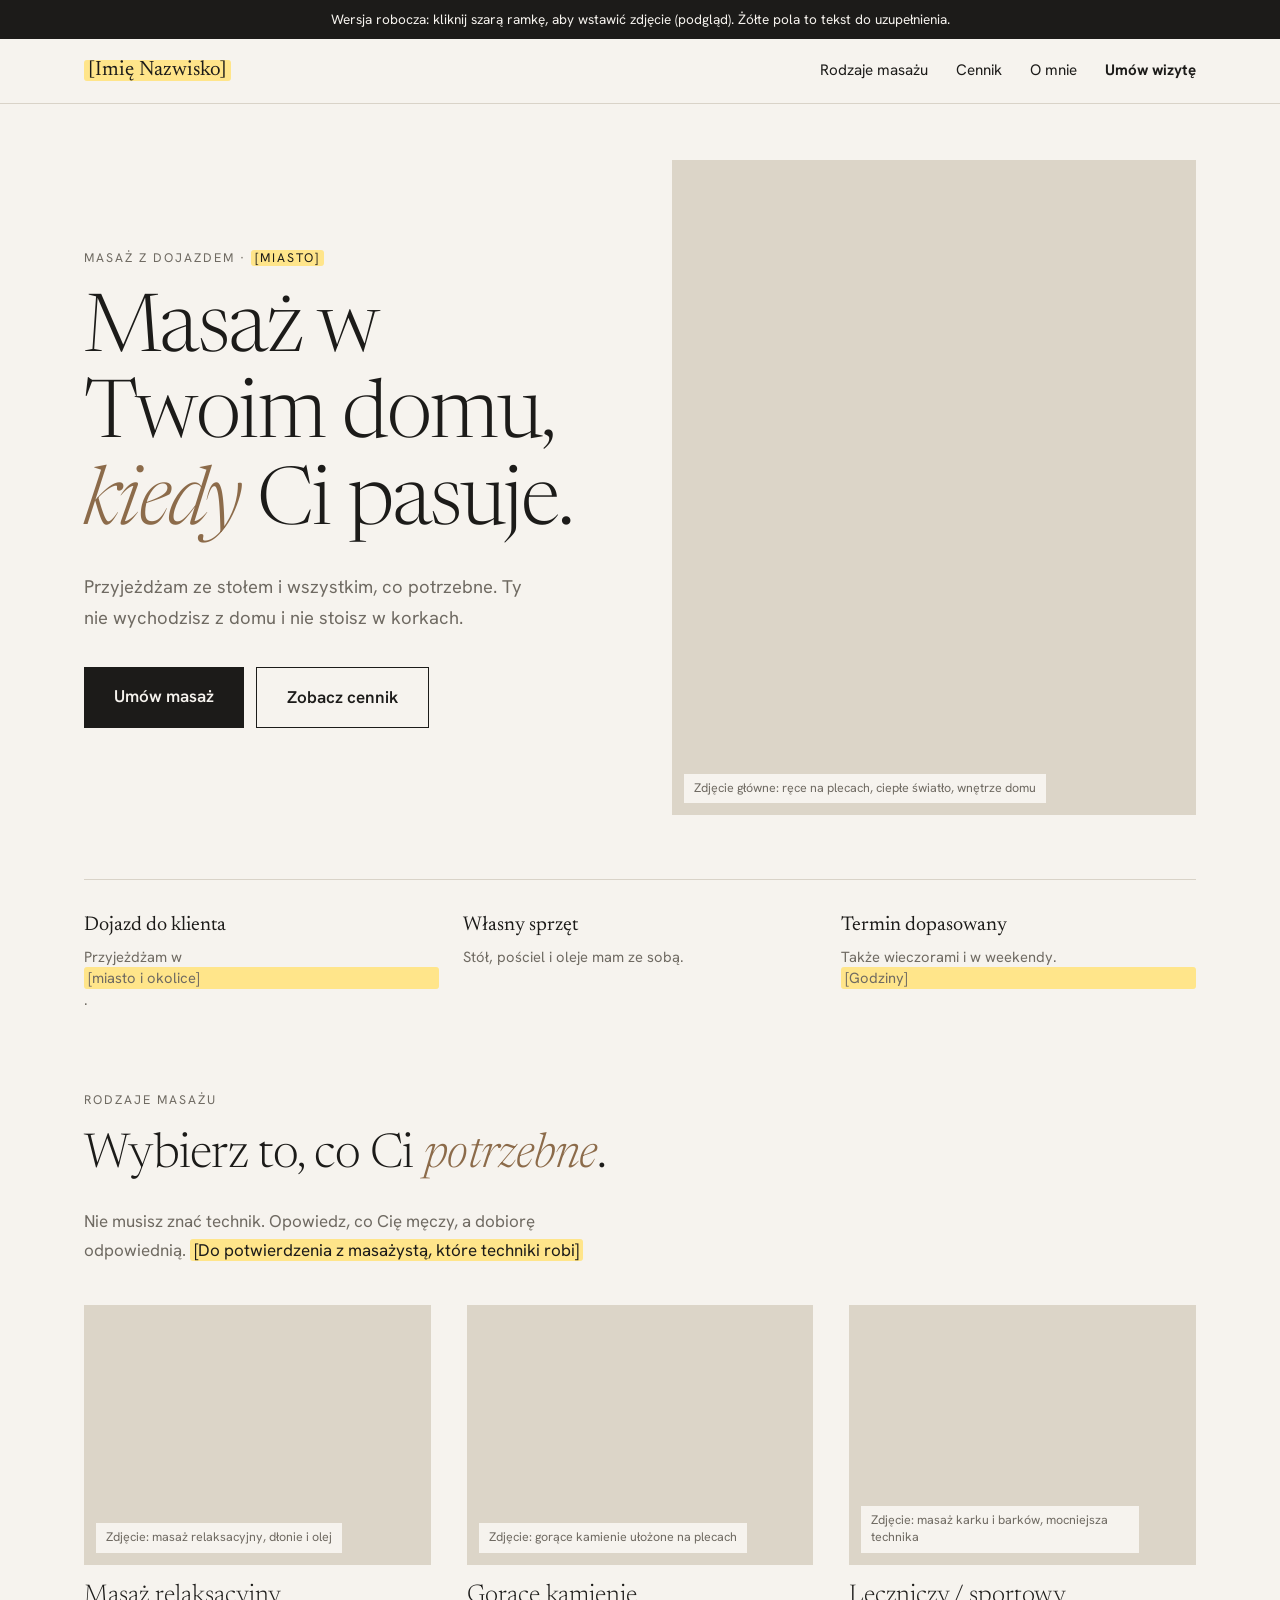
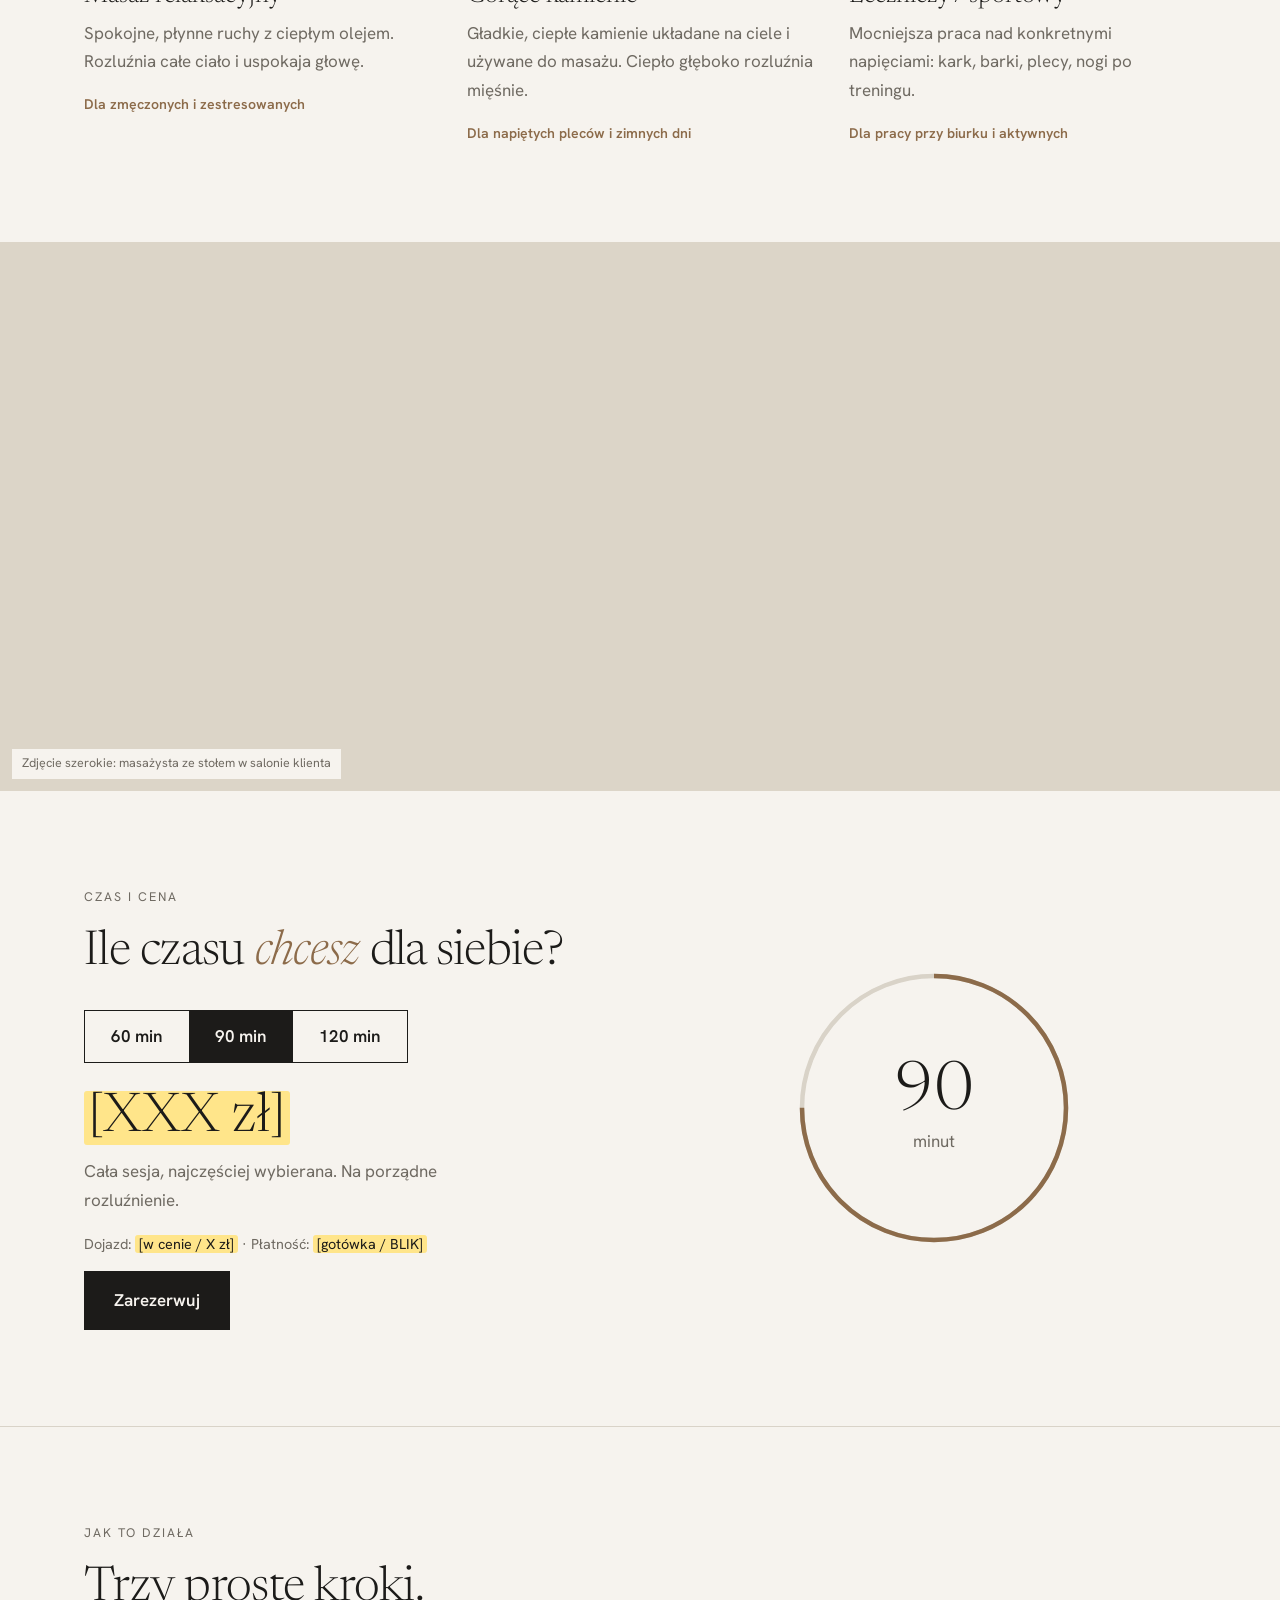
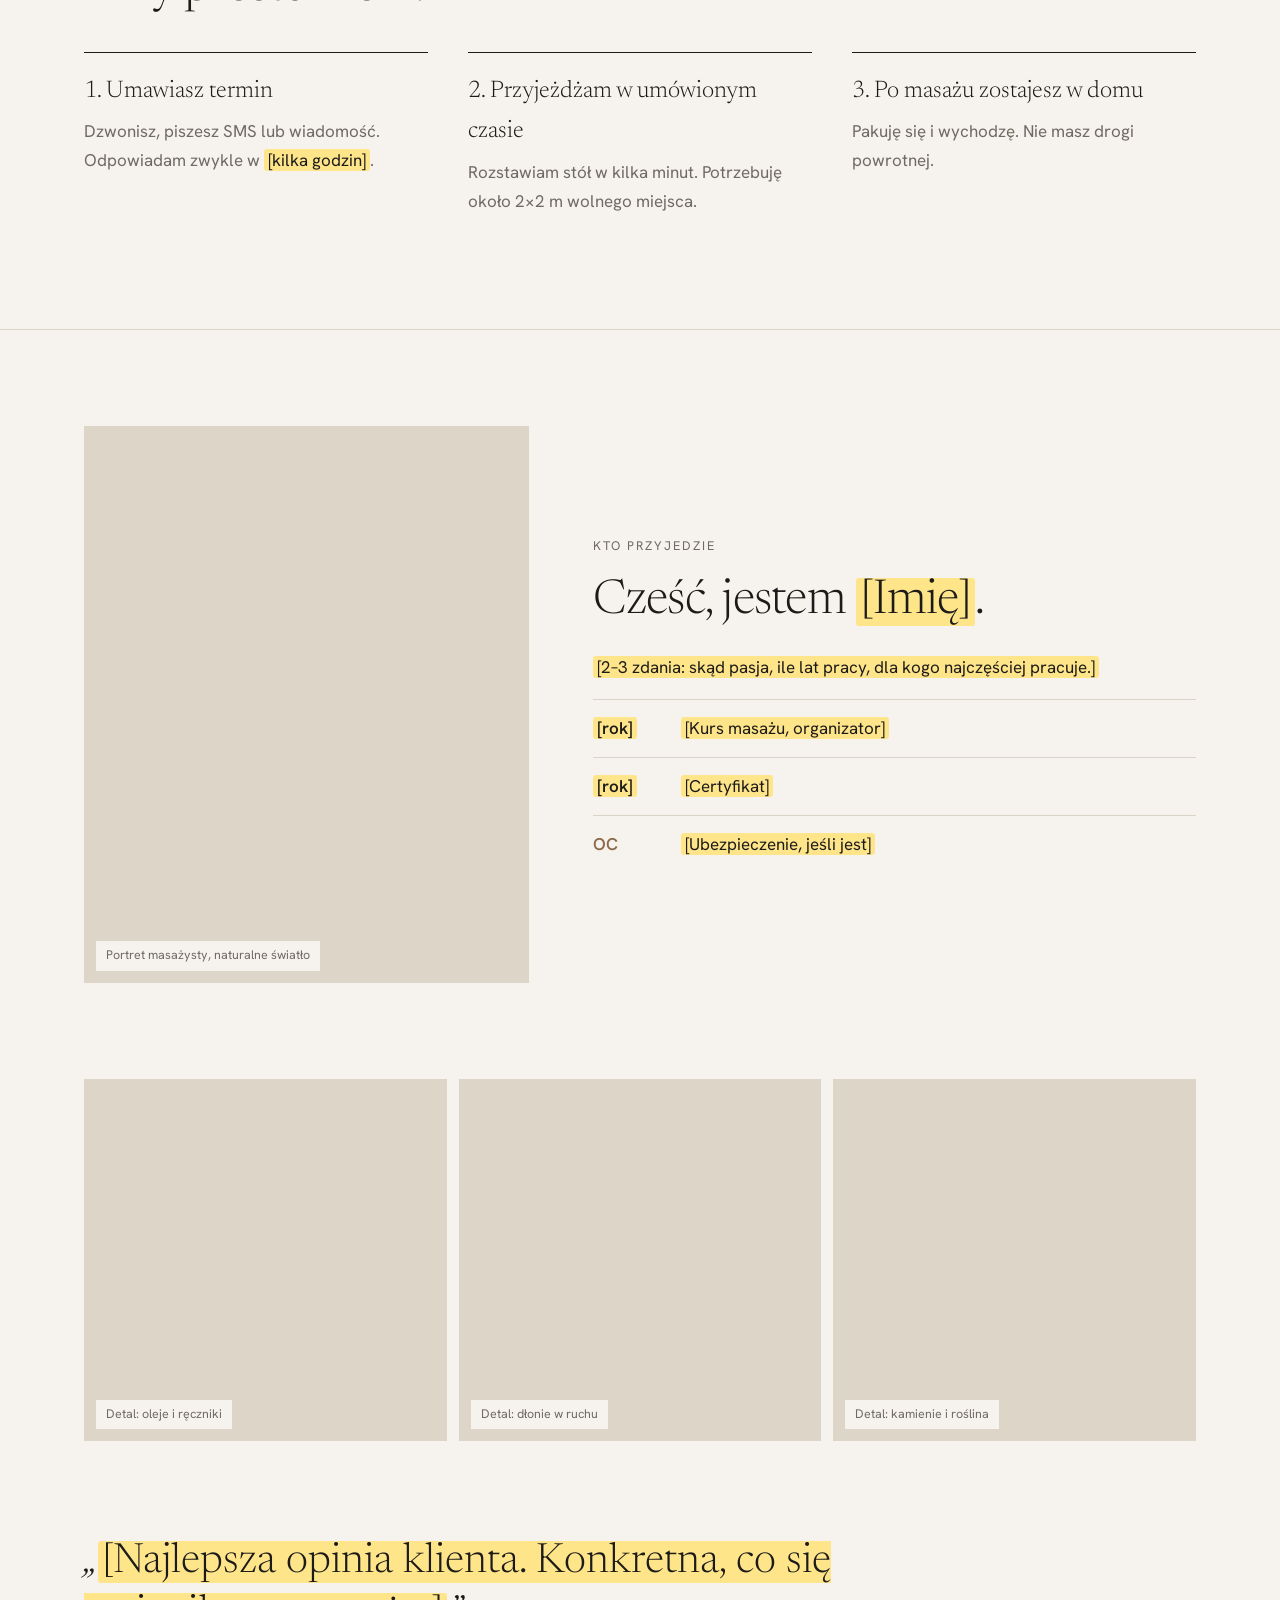
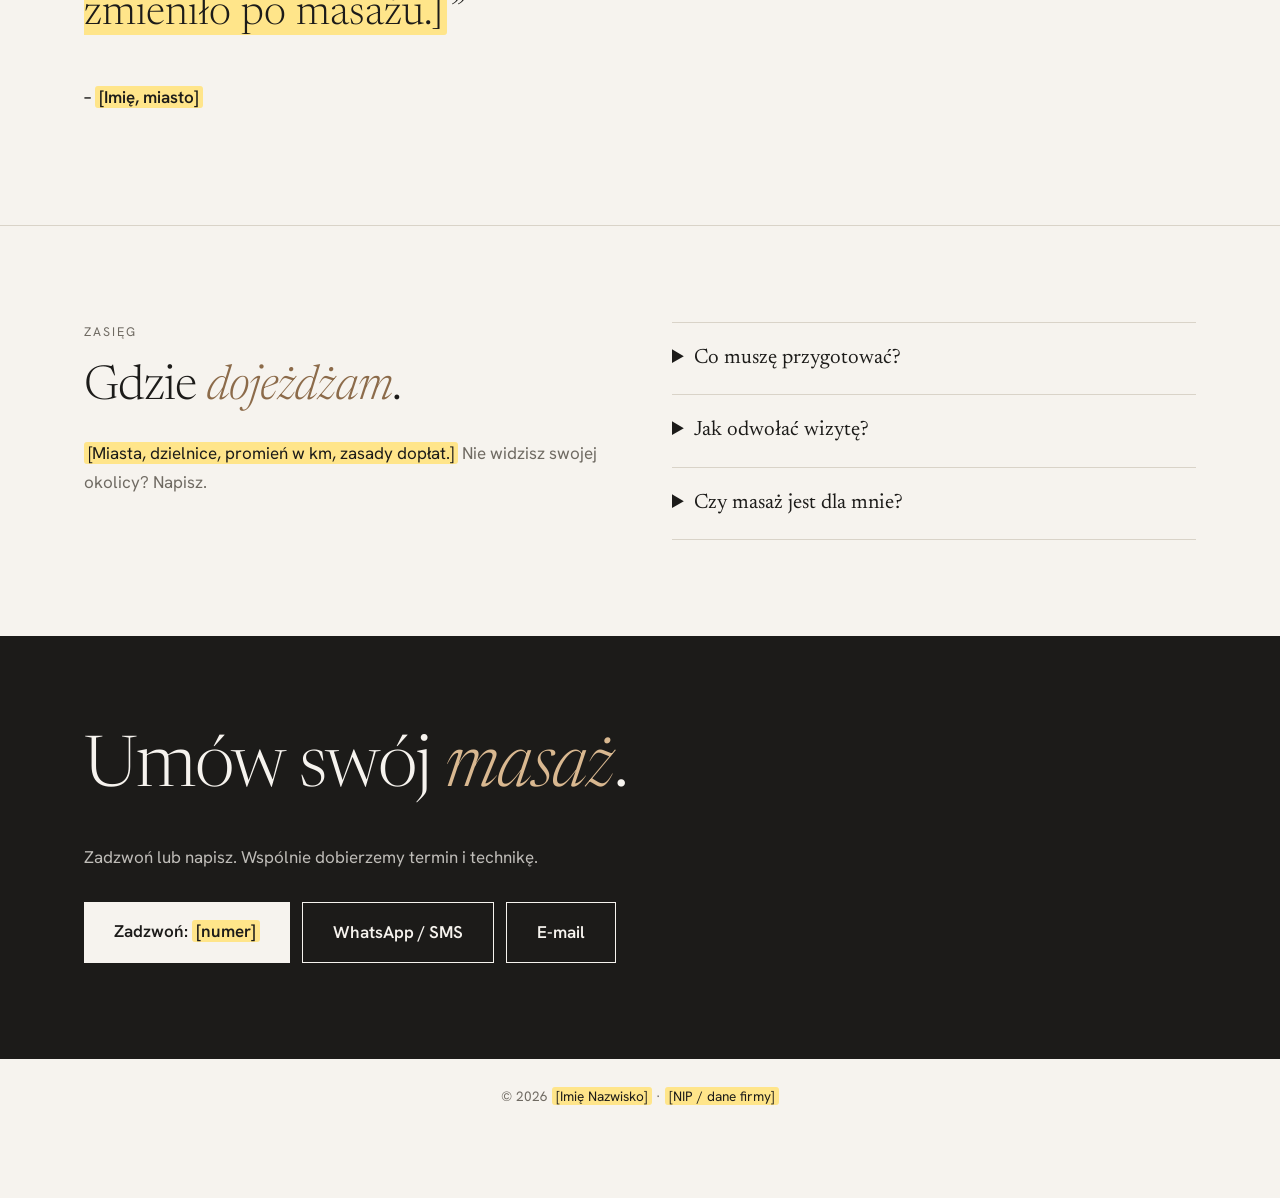
<file: web_design/original-draft.html>
<!DOCTYPE html>
<html lang="pl">
<head>
<meta charset="utf-8">
<meta name="viewport" content="width=device-width, initial-scale=1, viewport-fit=cover">
<title>Masaż z dojazdem – [Imię Nazwisko]</title>
<link href="https://fonts.googleapis.com/css2?family=Newsreader:ital,opsz,wght@0,6..72,300;0,6..72,400;1,6..72,300&family=Hanken+Grotesk:wght@400;500;600&display=swap" rel="stylesheet">
<style>
:root{--bg:#f6f3ee;--ink:#1c1b19;--mute:#6f6a62;--line:#d9d3c8;--img:#dcd5c8;--acc:#8c6b4a;--ph:#ffe58a;
box-sizing:border-box;padding-top:env(safe-area-inset-top,0px);padding-bottom:env(safe-area-inset-bottom,0px)}
@media (prefers-color-scheme:dark){:root:not([data-theme="light"]){--bg:#171614;--ink:#f1ede6;--mute:#a49e94;--line:#34312d;--img:#2a2723;--acc:#c9a37c}}
:root[data-theme="dark"]{--bg:#171614;--ink:#f1ede6;--mute:#a49e94;--line:#34312d;--img:#2a2723;--acc:#c9a37c}
html{scroll-padding-top:env(safe-area-inset-top,0px);scroll-behavior:smooth}
*{box-sizing:border-box}
body{margin:0;background:var(--bg);color:var(--ink);font:17px/1.7 'Hanken Grotesk',system-ui,sans-serif}
h1,h2,h3{font-family:Newsreader,Georgia,serif;font-weight:300;line-height:1.08;margin:0}
h1{font-size:clamp(2.6rem,6.5vw,5rem);letter-spacing:-.02em}
h2{font-size:clamp(2rem,4.5vw,3rem);letter-spacing:-.015em;margin-bottom:.5em}
h3{font-size:1.6rem}
em{font-style:italic;color:var(--acc)}
p{margin:0 0 1em}a{color:inherit}
.w{max-width:1160px;margin:0 auto;padding:0 24px}
section{padding:96px 0}
.k{font-size:.78rem;letter-spacing:.16em;text-transform:uppercase;color:var(--mute);margin-bottom:20px}
.mu{color:var(--mute)}
.ph{background:var(--ph);color:#1c1b19;padding:0 4px;border-radius:3px;font-style:normal}
.btn{display:inline-block;background:var(--ink);color:var(--bg);text-decoration:none;padding:15px 30px;font:inherit;font-weight:600;border:0;cursor:pointer}
.btn.o{background:none;color:var(--ink);border:1px solid var(--ink)}
.row{display:flex;gap:12px;flex-wrap:wrap}
header{position:sticky;top:env(safe-area-inset-top,0px);background:var(--bg);z-index:5;border-bottom:1px solid var(--line)}
header .w{display:flex;justify-content:space-between;align-items:center;height:64px}
.logo{font-family:Newsreader,serif;font-size:1.3rem;text-decoration:none}
header nav{display:flex;gap:28px;align-items:center;font-size:.95rem}
header nav a{text-decoration:none}
@media(max-width:760px){header nav a.h{display:none}}
/* photo slots */
.img{position:relative;background:var(--img) center/cover no-repeat;cursor:pointer;display:flex;align-items:flex-end;overflow:hidden}
.img span{margin:12px;font-size:.78rem;line-height:1.4;max-width:80%;background:var(--bg);padding:6px 10px;color:var(--mute)}
.img.has span{display:none}
.r45{aspect-ratio:4/5}.r43{aspect-ratio:4/3}.r11{aspect-ratio:1}.r219{aspect-ratio:21/9}
@media(max-width:700px){.r219{aspect-ratio:4/3}}
.draft{background:var(--ink);color:var(--bg);text-align:center;font-size:.85rem;padding:8px 12px}
/* hero */
.hero{padding:56px 0 80px}
.hg{display:grid;grid-template-columns:1fr 1fr;gap:64px;align-items:center}
@media(max-width:860px){.hg{grid-template-columns:1fr;gap:36px}}
.hero p.l{font-size:1.15rem;color:var(--mute);max-width:440px;margin:24px 0 32px}
.facts{display:grid;grid-template-columns:repeat(3,1fr);gap:24px;margin-top:64px;padding-top:28px;border-top:1px solid var(--line)}
.facts b{display:block;font-family:Newsreader,serif;font-weight:400;font-size:1.25rem;margin-bottom:4px}
.facts span{font-size:.92rem;color:var(--mute);line-height:1.45;display:block}
@media(max-width:700px){.facts{grid-template-columns:1fr;gap:18px}}
/* treatments */
.tr{display:grid;grid-template-columns:repeat(auto-fit,minmax(260px,1fr));gap:36px;margin-top:40px}
.tr h3{margin:18px 0 8px}
.tr .for{font-size:.88rem;color:var(--acc);font-weight:600;margin-top:8px}
/* price */
.pg{display:grid;grid-template-columns:1fr 1fr;gap:64px;align-items:center}
@media(max-width:860px){.pg{grid-template-columns:1fr;gap:36px}}
.seg{display:inline-flex;border:1px solid var(--ink);margin:6px 0 28px}
.seg button{font:inherit;font-weight:600;border:0;background:none;color:inherit;padding:11px 26px;cursor:pointer}
.seg button[aria-pressed=true]{background:var(--ink);color:var(--bg)}
.pp{font-family:Newsreader,serif;font-size:3.4rem;line-height:1;margin-bottom:12px;font-weight:300}
.clock{position:relative;max-width:300px;margin:0 auto;width:100%}
.clock svg{width:100%;display:block}
.clock .c{position:absolute;inset:0;display:flex;flex-direction:column;align-items:center;justify-content:center}
.clock .c b{font-family:Newsreader,serif;font-weight:300;font-size:4.2rem;line-height:1}
#arc{transition:stroke-dashoffset .6s cubic-bezier(.2,.8,.2,1)}
/* steps */
.sp{display:grid;grid-template-columns:repeat(auto-fit,minmax(240px,1fr));gap:40px;margin-top:36px}
.sp div{border-top:1px solid var(--ink);padding-top:18px}
.sp b{font-family:Newsreader,serif;font-weight:300;font-size:1.5rem;display:block;margin-bottom:6px}
/* about */
.ab{display:grid;grid-template-columns:.85fr 1.15fr;gap:64px;align-items:center}
@media(max-width:860px){.ab{grid-template-columns:1fr;gap:36px}}
.cert{display:flex;gap:18px;border-top:1px solid var(--line);padding:14px 0}
.cert .y{min-width:70px;color:var(--acc);font-weight:600}
.gal{display:grid;grid-template-columns:repeat(3,1fr);gap:12px}
@media(max-width:700px){.gal{grid-template-columns:1fr 1fr}.gal .img:last-child{display:none}}
.q{font-family:Newsreader,serif;font-weight:300;font-style:italic;font-size:clamp(1.7rem,4vw,2.6rem);line-height:1.25;max-width:860px}
details{border-top:1px solid var(--line);padding:18px 0}
details:last-of-type{border-bottom:1px solid var(--line)}
summary{cursor:pointer;font-family:Newsreader,serif;font-size:1.3rem}
details p{margin:10px 0 0;color:var(--mute)}
.two{display:grid;grid-template-columns:1fr 1fr;gap:64px}
@media(max-width:860px){.two{grid-template-columns:1fr;gap:32px}}
.cta{background:var(--ink);color:var(--bg)}
.cta h2{font-size:clamp(2.4rem,6vw,4.4rem)}
.cta em{color:#d9b890}
.cta .btn{background:var(--bg);color:var(--ink)}.cta .btn.o{background:none;color:var(--bg);border-color:var(--bg)}
footer{padding:26px 0 90px;font-size:.85rem;color:var(--mute);text-align:center}
.bar{display:none}
@media(max-width:720px){.bar{display:flex;gap:8px;position:fixed;left:0;right:0;bottom:0;padding:10px 12px calc(10px + env(safe-area-inset-bottom,0px));background:var(--bg);border-top:1px solid var(--line);z-index:9}.bar .btn{flex:1;text-align:center;padding:13px}section{padding:64px 0}}
</style>
</head>
<body>
<div class="draft">Wersja robocza: kliknij szarą ramkę, aby wstawić zdjęcie (podgląd). Żółte pola to tekst do uzupełnienia.</div>
<header><div class="w"><a class="logo" href="#"><span class="ph">[Imię Nazwisko]</span></a><nav><a class="h" href="#rodzaje">Rodzaje masażu</a><a class="h" href="#cennik">Cennik</a><a class="h" href="#o-mnie">O mnie</a><a href="#kontakt"><b>Umów wizytę</b></a></nav></div></header>

<main>
<section class="hero"><div class="w">
<div class="hg">
<div>
<div class="k">Masaż z dojazdem · <span class="ph">[miasto]</span></div>
<h1>Masaż w Twoim domu, <em>kiedy</em> Ci pasuje.</h1>
<p class="l">Przyjeżdżam ze stołem i wszystkim, co potrzebne. Ty nie wychodzisz z domu i nie stoisz w korkach.</p>
<div class="row"><a class="btn" href="#kontakt">Umów masaż</a><a class="btn o" href="#cennik">Zobacz cennik</a></div>
</div>
<div class="img r45" data-brief="Zdjęcie główne: ręce masażysty na plecach klienta, ciepłe, miękkie światło, wnętrze domu"><span>Zdjęcie główne: ręce na plecach, ciepłe światło, wnętrze domu</span></div>
</div>
<div class="facts">
<div><b>Dojazd do klienta</b><span>Przyjeżdżam w <span class="ph">[miasto i okolice]</span>.</span></div>
<div><b>Własny sprzęt</b><span>Stół, pościel i oleje mam ze sobą.</span></div>
<div><b>Termin dopasowany</b><span>Także wieczorami i w weekendy. <span class="ph">[Godziny]</span></span></div>
</div>
</div></section>

<section id="rodzaje" style="padding-top:0"><div class="w">
<div class="k">Rodzaje masażu</div>
<h2>Wybierz to, co Ci <em>potrzebne</em>.</h2>
<p class="mu" style="max-width:540px">Nie musisz znać technik. Opowiedz, co Cię męczy, a dobiorę odpowiednią. <span class="ph">[Do potwierdzenia z masażystą, które techniki robi]</span></p>
<div class="tr">
<div><div class="img r43" data-brief="Masaż relaksacyjny: spokojna scena, olej, dłonie na plecach"><span>Zdjęcie: masaż relaksacyjny, dłonie i olej</span></div><h3>Masaż relaksacyjny</h3><p class="mu">Spokojne, płynne ruchy z ciepłym olejem. Rozluźnia całe ciało i uspokaja głowę.</p><div class="for">Dla zmęczonych i zestresowanych</div></div>
<div><div class="img r43" data-brief="Masaż gorącymi kamieniami: gładkie czarne kamienie na plecach"><span>Zdjęcie: gorące kamienie ułożone na plecach</span></div><h3>Gorące kamienie</h3><p class="mu">Gładkie, ciepłe kamienie układane na ciele i używane do masażu. Ciepło głęboko rozluźnia mięśnie.</p><div class="for">Dla napiętych pleców i zimnych dni</div></div>
<div><div class="img r43" data-brief="Masaż leczniczy lub sportowy: praca na karku i barkach"><span>Zdjęcie: masaż karku i barków, mocniejsza technika</span></div><h3>Leczniczy / sportowy</h3><p class="mu">Mocniejsza praca nad konkretnymi napięciami: kark, barki, plecy, nogi po treningu.</p><div class="for">Dla pracy przy biurku i aktywnych</div></div>
</div>
</div></section>

<section style="padding:0"><div class="img r219" data-brief="Szeroki kadr: masażysta wnosi stół do mieszkania lub rozstawia go w salonie. To zdjęcie sprzedaje dojazd."><span>Zdjęcie szerokie: masażysta ze stołem w salonie klienta</span></div></section>

<section id="cennik"><div class="w pg">
<div>
<div class="k">Czas i cena</div>
<h2>Ile czasu <em>chcesz</em> dla siebie?</h2>
<div class="seg" id="seg"></div>
<div class="pp" id="pp"></div>
<p id="pd" class="mu" style="max-width:400px"></p>
<p class="mu" style="font-size:.9rem">Dojazd: <span class="ph">[w cenie / X zł]</span> · Płatność: <span class="ph">[gotówka / BLIK]</span></p>
<a class="btn" href="#kontakt">Zarezerwuj</a>
</div>
<div class="clock"><svg viewBox="0 0 200 200"><circle cx="100" cy="100" r="88" fill="none" stroke="var(--line)" stroke-width="3"/><circle id="arc" cx="100" cy="100" r="88" fill="none" stroke="var(--acc)" stroke-width="3" transform="rotate(-90 100 100)" stroke-dasharray="552.9" stroke-dashoffset="552.9"/></svg>
<div class="c"><b id="cm">90</b><span class="mu">minut</span></div></div>
</div></section>

<section style="border-top:1px solid var(--line)"><div class="w">
<div class="k">Jak to działa</div>
<h2>Trzy proste kroki.</h2>
<div class="sp">
<div><b>1. Umawiasz termin</b><p class="mu">Dzwonisz, piszesz SMS lub wiadomość. Odpowiadam zwykle w <span class="ph">[kilka godzin]</span>.</p></div>
<div><b>2. Przyjeżdżam w umówionym czasie</b><p class="mu">Rozstawiam stół w kilka minut. Potrzebuję około 2×2 m wolnego miejsca.</p></div>
<div><b>3. Po masażu zostajesz w domu</b><p class="mu">Pakuję się i wychodzę. Nie masz drogi powrotnej.</p></div>
</div></div></section>

<section id="o-mnie" style="border-top:1px solid var(--line)"><div class="w ab">
<div class="img r45" data-brief="Portret masażysty: naturalne światło, spokojny wzrok, uśmiech"><span>Portret masażysty, naturalne światło</span></div>
<div>
<div class="k">Kto przyjedzie</div>
<h2>Cześć, jestem <em><span class="ph">[Imię]</span></em>.</h2>
<p class="mu"><span class="ph">[2–3 zdania: skąd pasja, ile lat pracy, dla kogo najczęściej pracuje.]</span></p>
<div class="cert"><span class="y"><span class="ph">[rok]</span></span><span><span class="ph">[Kurs masażu, organizator]</span></span></div>
<div class="cert"><span class="y"><span class="ph">[rok]</span></span><span><span class="ph">[Certyfikat]</span></span></div>
<div class="cert"><span class="y">OC</span><span><span class="ph">[Ubezpieczenie, jeśli jest]</span></span></div>
</div></div></section>

<section style="padding-top:0"><div class="w"><div class="gal">
<div class="img r11" data-brief="Detal: butelki oleju, ręcznik, świeca"><span>Detal: oleje i ręczniki</span></div>
<div class="img r11" data-brief="Detal: dłonie, ruch"><span>Detal: dłonie w ruchu</span></div>
<div class="img r11" data-brief="Detal: kamienie, roślina, spokojna scena"><span>Detal: kamienie i roślina</span></div>
</div></div></section>

<section style="padding-top:0"><div class="w">
<p class="q">„<span class="ph">[Najlepsza opinia klienta. Konkretna, co się zmieniło po masażu.]</span>”</p>
<p style="margin-top:18px;font-weight:600">– <span class="ph">[Imię, miasto]</span></p>
</div></section>

<section style="border-top:1px solid var(--line)"><div class="w two">
<div><div class="k">Zasięg</div><h2>Gdzie <em>dojeżdżam</em>.</h2><p class="mu"><span class="ph">[Miasta, dzielnice, promień w km, zasady dopłat.]</span> Nie widzisz swojej okolicy? Napisz.</p></div>
<div>
<details><summary>Co muszę przygotować?</summary><p>Wolne miejsce na stół i ciepłe pomieszczenie. Resztę mam ze sobą.</p></details>
<details><summary>Jak odwołać wizytę?</summary><p><span class="ph">[Zasady odwołania]</span></p></details>
<details><summary>Czy masaż jest dla mnie?</summary><p><span class="ph">[Przeciwwskazania, konsultacja z lekarzem]</span></p></details>
</div></div></section>

<section id="kontakt" class="cta"><div class="w">
<h2>Umów swój <em>masaż</em>.</h2>
<p style="opacity:.75;margin:14px 0 30px">Zadzwoń lub napisz. Wspólnie dobierzemy termin i technikę.</p>
<div class="row"><a class="btn" href="tel:+48000000000">Zadzwoń: <span class="ph">[numer]</span></a><a class="btn o" href="https://wa.me/48000000000">WhatsApp / SMS</a><a class="btn o" href="mailto:kontakt@example.com">E-mail</a></div>
</div></section>
</main>
<footer>© 2026 <span class="ph">[Imię Nazwisko]</span> · <span class="ph">[NIP / dane firmy]</span></footer>
<div class="bar"><a class="btn" href="tel:+48000000000">Zadzwoń</a><a class="btn o" href="#kontakt">Umów wizytę</a></div>

<script>
[].forEach.call(document.querySelectorAll('.img'),function(el){
 el.title='Kliknij, aby wstawić zdjęcie';
 el.onclick=function(){var i=document.createElement('input');i.type='file';i.accept='image/*';
  i.onchange=function(){var f=i.files[0];if(!f)return;el.style.backgroundImage='url('+URL.createObjectURL(f)+')';el.classList.add('has')};i.click()}});
var P={60:["[XXX zł]","Jedna wybrana partia ciała, np. plecy i kark. Na szybki reset."],90:["[XXX zł]","Cała sesja, najczęściej wybierana. Na porządne rozluźnienie."],120:["[XXX zł]","Bez pośpiechu i z czasem na dokładną pracę."]};
var seg=document.getElementById('seg');
function pm(m){[].forEach.call(seg.children,function(b){b.setAttribute('aria-pressed',b.dataset.m==m)});
 document.getElementById('pp').innerHTML='<span class="ph">'+P[m][0]+'</span>';document.getElementById('pd').textContent=P[m][1];
 document.getElementById('cm').textContent=m;document.getElementById('arc').style.strokeDashoffset=552.9*(1-m/120)}
[60,90,120].forEach(function(m){var b=document.createElement('button');b.dataset.m=m;b.textContent=m+' min';b.onclick=function(){pm(m)};seg.appendChild(b)});
pm(90);
</script>
</body>
</html>
</file>
<file: web_design/styles.css>
/* =========================================================================
   Masaż z dojazdem, Trójmiasto

   Direction: a printed service bulletin. Bodoni Moda carries the voice,
   IBM Plex Mono carries every structural label (prices, dates, navigation),
   Source Serif 4 carries the reading: Adobe's screen-first workhorse, drawn
   for small sizes with a large x-height, so 16px body copy stays readable.
   One accent: faded cadmium.

   Theme: dark by default, light applied via [data-theme="light"] which a
   tiny inline head script sets from prefers-color-scheme before first paint.
   ========================================================================= */

/* ---------- 1. Tokens ---------------------------------------------------- */
:root {
  color-scheme: dark;
  --bg:      #13110f;                       /* soot */
  --bg-2:    #1b1815;
  --bg-3:    #241f1a;
  --ink:     #f2ede3;
  --ink-2:   #cfc6b6;
  --mute:    #a89e90;
  --acc:     #d9714f;                       /* faded cadmium, desaturated */
  --acc-dim: rgba(217, 113, 79, .13);
  --brass:   #c2a267;
  --line:    rgba(242, 237, 227, .13);
  --rule:    rgba(242, 237, 227, .30);
  --btn-ink: #1a120c;
  --ring:    rgba(242, 237, 227, .10);
  --shadow:  0 40px 90px -40px rgba(0, 0, 0, .95);
  --ph-bg:   #1b1815;
  --grain:   .05;
  --grain-b: overlay;
  --img-ink: #f2ede3;
  --veil:    rgba(11, 9, 8, .86);

  --display: 'Bodoni Moda', 'Didot', 'Times New Roman', serif;
  --mono:    'IBM Plex Mono', ui-monospace, 'Courier New', monospace;
  --read:    'Source Serif 4', Georgia, 'Times New Roman', serif;

  --wrap:  1340px;
  --pad:   clamp(18px, 4.5vw, 54px);
  --sect:  clamp(76px, 11vw, 150px);
  --ease:  cubic-bezier(.16, 1, .3, 1);
}

[data-theme="light"] {
  color-scheme: light;
  --bg:      #efe9dd;                       /* bone */
  --bg-2:    #e7e0d0;
  --bg-3:    #dbd1bd;
  --ink:     #16130f;
  --ink-2:   #3d362c;
  --mute:    #4e4638;
  --acc:     #a03a1e;                       /* faded cadmium, desaturated */
  --acc-dim: rgba(160, 58, 30, .11);
  --brass:   #6b6142;
  --line:    rgba(22, 19, 15, .15);
  --rule:    rgba(22, 19, 15, .34);
  --btn-ink: #f8f4ed;
  --ring:    rgba(22, 19, 15, .10);
  --shadow:  0 30px 70px -40px rgba(60, 40, 20, .45);
  --ph-bg:   #dbd1bd;
  --grain:   .16;
  --grain-b: multiply;
  --img-ink: #f8f4ed;
  --veil:    rgba(244, 239, 230, .9);
}

/* ---------- 2. Reset ----------------------------------------------------- */
*, *::before, *::after { box-sizing: border-box; }

html { -webkit-text-size-adjust: 100%; scroll-behavior: smooth; scroll-padding-top: 96px; }

body {
  margin: 0;
  background: var(--bg);
  color: var(--ink);
  font: 400 clamp(16px, 1.05vw, 18.5px)/1.7 var(--read);
  font-optical-sizing: auto;
  -webkit-font-smoothing: antialiased;
  -moz-osx-font-smoothing: grayscale;
  overflow-x: hidden;
  padding-top: calc(env(safe-area-inset-top, 0px) + 0px);
  transition: background .4s var(--ease), color .4s var(--ease);
}

img, svg { display: block; max-width: 100%; }
img { height: auto; }
button { font: inherit; color: inherit; }
a { color: inherit; }
table { border-collapse: collapse; }

::selection { background: var(--acc); color: var(--btn-ink); }

.sr {
  position: absolute;
  width: 1px; height: 1px;
  margin: -1px; padding: 0;
  overflow: hidden;
  clip: rect(0 0 0 0);
  white-space: nowrap;
  border: 0;
}

/* ---------- 3. Paper texture -------------------------------------------- */
body::after {
  content: '';
  position: fixed;
  inset: 0;
  z-index: 100;
  pointer-events: none;
  opacity: var(--grain);
  mix-blend-mode: var(--grain-b);
  background-image: url("data:image/svg+xml,%3Csvg xmlns='http://www.w3.org/2000/svg' width='200' height='200'%3E%3Cfilter id='n'%3E%3CfeTurbulence type='fractalNoise' baseFrequency='.9' numOctaves='3' stitchTiles='stitch'/%3E%3C/filter%3E%3Crect width='200' height='200' filter='url(%23n)'/%3E%3C/svg%3E");
}

/* ---------- 4. Type ------------------------------------------------------ */
h1, h2, h3 {
  font-family: var(--display);
  font-weight: 500;
  font-optical-sizing: auto;
  line-height: .98;
  letter-spacing: -.018em;
  margin: 0;
  text-wrap: balance;
}
h1 { font-size: clamp(3.1rem, 8.6vw, 7.2rem); letter-spacing: -.03em; line-height: .93; }
h2 { font-size: clamp(2.2rem, 5.4vw, 4.1rem); letter-spacing: -.024em; }
h3 { font-size: clamp(1.35rem, 2.1vw, 1.85rem); line-height: 1.06; }
h1 em, h2 em { font-style: italic; color: var(--acc); }

p { margin: 0 0 1.1em; }
.lead { font-size: clamp(1.12rem, 1.45vw, 1.32rem); line-height: 1.62; color: var(--ink-2); max-width: 56ch; }
.muted { color: var(--mute); }

/* the structural voice: mono, uppercase, letterspaced */
.lab {
  font: 500 .68rem/1 var(--mono);
  letter-spacing: .26em;
  text-transform: uppercase;
  color: var(--mute);
  margin: 0 0 18px;
}
.sec { margin-bottom: clamp(38px, 5vw, 64px); }
.sec h2 { margin-bottom: clamp(16px, 1.9vw, 26px); }

@media (min-width: 900px) {
  .sec h2 { max-width: 20ch; }
  .sec .lead { max-width: 52ch; }
}

/* ---------- 5. Layout ---------------------------------------------------- */
.wrap { width: 100%; max-width: var(--wrap); margin-inline: auto; padding-inline: var(--pad); }
.sect { padding-block: var(--sect); position: relative; }
.sect + .sect, .sect--alt + .sect { border-top: 1px solid var(--line); }
.sect--alt { background: var(--bg-2); }
.sect--tight { padding-block: calc(var(--sect) * .6); }

.two { display: grid; grid-template-columns: 1fr 1fr; gap: clamp(40px, 6vw, 96px); }
@media (max-width: 900px) { .two { grid-template-columns: 1fr; } }

/* ---------- 6. Buttons --------------------------------------------------- */
.btn {
  position: relative;
  display: inline-flex;
  align-items: center;
  justify-content: center;
  gap: 10px;
  min-height: 52px;
  padding: 16px 32px;
  border: 1px solid var(--acc);
  background: var(--acc);
  color: var(--btn-ink);
  font: 500 .82rem/1.2 var(--mono);
  letter-spacing: .1em;
  text-transform: uppercase;
  text-decoration: none;
  cursor: pointer;
  overflow: hidden;
  isolation: isolate;
  transition: color .34s var(--ease), border-color .34s var(--ease), transform .18s var(--ease);
}
.btn::before {
  content: '';
  position: absolute;
  inset: 0;
  z-index: -1;
  background: var(--ink);
  transform: scaleY(0);
  transform-origin: bottom;
  transition: transform .38s var(--ease);
}
.btn:hover { color: var(--bg); }
.btn:hover::before { transform: scaleY(1); }
.btn:active { transform: translateY(1px); }

.btn--ghost { background: none; color: var(--ink); border-color: var(--rule); }
.btn--ghost:hover { color: var(--bg); border-color: var(--ink); }
.btn--sm { min-height: 44px; padding: 12px 20px; font-size: .74rem; }
.row { display: flex; gap: 12px; flex-wrap: wrap; align-items: center; }

:focus-visible { outline: 2px solid var(--acc); outline-offset: 3px; }
.skip {
  position: absolute;
  left: 12px; top: -80px;
  z-index: 200;
  background: var(--acc);
  color: var(--btn-ink);
  padding: 14px 22px;
  text-decoration: none;
  font: 500 .8rem/1 var(--mono);
  letter-spacing: .1em;
  text-transform: uppercase;
  transition: top .2s var(--ease);
}
.skip:focus { top: 12px; }

/* ---------- 7. Header ---------------------------------------------------- */
.hd {
  position: sticky;
  top: 0;
  z-index: 50;
  background: color-mix(in srgb, var(--bg) 86%, transparent);
  backdrop-filter: saturate(.85) blur(14px);
  -webkit-backdrop-filter: saturate(.85) blur(14px);
  border-bottom: 1px solid transparent;
  transition: border-color .35s var(--ease);
}
.hd.stuck { border-bottom-color: var(--line); }
.hd__in { display: flex; align-items: center; justify-content: space-between; gap: 20px; height: 72px; }
.hd.stuck .hd__in { height: 58px; }

.logo {
  font-family: var(--display);
  font-size: 1.16rem;
  font-weight: 600;
  letter-spacing: -.01em;
  text-decoration: none;
  white-space: nowrap;
}
.logo b { font-weight: 600; }
.logo span {
  font: 500 .68rem/1 var(--mono);
  letter-spacing: .2em;
  text-transform: uppercase;
  color: var(--mute);
  margin-left: 10px;
}
@media (max-width: 620px) { .logo span { display: none; } }

.hd nav { display: flex; align-items: center; gap: clamp(16px, 2.2vw, 30px); }
.hd nav > a { position: relative; }
.hd nav > a:not(.hdcall)::after {
  content: '';
  position: absolute;
  left: 0; right: 0; bottom: 3px;
  height: 1px;
  background: currentColor;
  transform: scaleX(0);
  transform-origin: 100% 50%;
  transition: transform .42s var(--ease);
}
.hd nav > a:not(.hdcall):hover::after { transform: scaleX(1); transform-origin: 0 50%; }
.hd nav > a:not(.hdcall) {
  font: 500 .7rem/1 var(--mono);
  letter-spacing: .18em;
  text-transform: uppercase;
  text-decoration: none;
  color: var(--mute);
  padding-block: 8px;
  transition: color .28s var(--ease);
}
.hd nav > a:not(.hdcall):hover { color: var(--acc); }
@media (max-width: 1020px) { .hd nav > a:not(.hdcall):not(.hdcall) { display: none; } }

.hdcall {
  display: inline-flex;
  align-items: center;
  gap: 9px;
  text-decoration: none;
  font: 600 .82rem/1 var(--mono);
  font-variant-numeric: tabular-nums;
  color: var(--ink);
  padding: 8px 0 8px 22px;
  border-left: 1px solid var(--rule);
  transition: color .28s var(--ease);
}
.hdcall svg { width: 14px; height: 14px; color: var(--acc); }
.hdcall:hover { color: var(--acc); }
@media (max-width: 720px) { .hdcall { display: none; } }

.prog {
  position: fixed;
  inset: 0 auto auto 0;
  height: 2px; width: 100%;
  transform: scaleX(0);
  transform-origin: left;
  background: var(--acc);
  z-index: 60;
  pointer-events: none;
}

/* ---------- 8. Masthead + hero ------------------------------------------ */
.hero { padding-top: clamp(26px, 4vw, 46px); position: relative; overflow: hidden; }

/* the masthead is a newspaper nameplate: two hairlines and one very long line */
.mast {
  display: grid;
  grid-template-columns: auto 1fr auto;
  align-items: baseline;
  gap: clamp(14px, 3vw, 40px);
  padding-block: 14px;
  border-top: 2px solid var(--ink);
  border-bottom: 1px solid var(--rule);
  font: 500 .66rem/1 var(--mono);
  letter-spacing: .2em;
  text-transform: uppercase;
  color: var(--mute);
}
.mast__l { color: var(--acc); }
.mast__mid { text-align: center; color: var(--mute); }
.mast__r { text-align: right; }
@media (max-width: 720px) {
  .mast { grid-template-columns: 1fr; gap: 7px; }
  .mast__mid, .mast__r { text-align: left; }
}

.hero__grid {
  display: grid;
  grid-template-columns: 1.08fr .92fr;
  gap: clamp(30px, 5vw, 76px);
  align-items: center;
  padding-block: clamp(40px, 6vw, 84px);
}
@media (max-width: 940px) { .hero__grid { grid-template-columns: 1fr; } }

.hero h1 { margin-bottom: clamp(22px, 3vw, 34px); }
.hero .lead { margin-bottom: clamp(26px, 3.4vw, 38px); }

/* line by line masked reveal */
.ln { display: block; overflow: hidden; padding-bottom: .05em; }
.ln > .t { display: block; font-style: inherit; transform: translateY(112%); transition: transform 1s var(--ease); }
.in .ln > .t { transform: translateY(0); }


/* tick list: mono, each line prefixed with a drawn arrow */
.ticklist {
  list-style: none;
  margin: clamp(26px, 3vw, 34px) 0 0;
  padding: 0;
  border-top: 1px solid var(--line);
  max-width: 46ch;
}
.ticklist li {
  font: 500 .74rem/1.5 var(--mono);
  letter-spacing: .06em;
  text-transform: uppercase;
  color: var(--mute);
  padding: 11px 0 11px 26px;
  border-bottom: 1px solid var(--line);
  position: relative;
}
.ticklist li::before {
  content: '';
  position: absolute;
  left: 2px; top: 18px;
  width: 11px; height: 1px;
  background: var(--acc);
}
.hero__fig { position: relative; }
@media (max-width: 940px) { .hero__fig { max-width: 520px; } }

.in 
/* ---------- 9. Photo frame ---------------------------------------------- */
.ph { position: relative; overflow: hidden; background: var(--ph-bg); }
.ph img {
  --z: 1;                                   /* single source for photo scale */
  width: 100%; height: 100%;
  object-fit: cover;
  filter: saturate(.82) contrast(.98);
  transform: scale(var(--z));
  opacity: 0;
  transition: opacity .7s var(--ease), transform 1.1s var(--ease);
}
.ph img.ready { opacity: 1; }
.ph::after { content: ''; position: absolute; inset: 0; border: 1px solid var(--ring); pointer-events: none; }
.r45 { aspect-ratio: 4 / 5; }
.r219 { aspect-ratio: 21 / 9; }
@media (hover: hover) { .sheet:hover .ph img, .plate:hover .ph img { --z: 1.05; } }

/* ---------- 10. Ticker --------------------------------------------------- */
.ticker {
  border-block: 1px solid var(--line);
  background: var(--bg-2);
  padding-block: 13px;
  overflow: hidden;
  -webkit-mask-image: linear-gradient(90deg, transparent, #000 7%, #000 93%, transparent);
  mask-image: linear-gradient(90deg, transparent, #000 7%, #000 93%, transparent);
}
.ticker__t { display: flex; width: max-content; animation: slide 58s linear infinite; }
.ticker:hover .ticker__t { animation-play-state: paused; }
.ticker__t span {
  font: 500 .7rem/1 var(--mono);
  letter-spacing: .22em;
  text-transform: uppercase;
  color: var(--ink-2);
  padding-inline: 22px;
  white-space: nowrap;
  display: inline-flex;
  align-items: center;
  gap: 22px;
}
.ticker__t span::after { content: '/'; color: var(--acc); }
@keyframes slide { to { transform: translateX(-50%); } }

/* ---------- 11. Ledger (dl rows) ---------------------------------------- */
.ledger {
  display: grid;
  grid-template-columns: repeat(4, 1fr);
  gap: 1px;
  background: var(--line);
  border: 1px solid var(--line);
  margin: 0;
}
@media (max-width: 860px) { .ledger { grid-template-columns: 1fr 1fr; } }
@media (max-width: 460px) { .ledger { grid-template-columns: 1fr; } }
.ledger > div { background: var(--bg); padding: 20px 22px; }
.ledger--hero { margin-top: clamp(30px, 4vw, 48px); margin-bottom: clamp(38px, 5.5vw, 72px); }
#cennik .ledger { grid-template-columns: repeat(3, 1fr); }
@media (max-width: 720px) { #cennik .ledger { grid-template-columns: 1fr; } }
.ledger dt {
  font: 500 .64rem/1 var(--mono);
  letter-spacing: .22em;
  text-transform: uppercase;
  color: var(--mute);
  margin-bottom: 11px;
}
.ledger dd {
  margin: 0;
  font-family: var(--display);
  font-size: 1.24rem;
  font-weight: 500;
  line-height: 1.2;
  letter-spacing: -.01em;
}

/* ---------- 12. Sheets (treatments as a photo ledger) ------------------- */
.sheets { display: grid; gap: 0; border-top: 1px solid var(--line); }
.sheet {
  display: grid;
  grid-template-columns: clamp(200px, 25vw, 372px) 1fr;
  gap: clamp(22px, 3.4vw, 56px);
  align-items: center;
  padding-block: clamp(26px, 3.4vw, 44px);
  border-bottom: 1px solid var(--line);
  position: relative;
}
/* alternate the photo side so the ledger has a rhythm instead of a stripe */
@media (min-width: 761px) {
  .sheet:nth-child(even) .sheet__ph { order: 2; }
}
.sheet__ph { aspect-ratio: 4 / 3; }
@media (min-width: 761px) {
  .sheet::before {
    content: '';
    position: absolute;
    left: 0;
    top: clamp(26px, 3.4vw, 44px);
    bottom: clamp(26px, 3.4vw, 44px);
    width: 2px;
    background: var(--acc);
    transform: scaleY(0);
    transform-origin: 50% 0;
    transition: transform .48s var(--ease);
  }
  .sheet:hover::before, .sheet:focus-within::before { transform: scaleY(1); }
}
@media (max-width: 760px) {
  .sheet { grid-template-columns: 1fr; gap: 20px; align-items: start; }
  .sheet__ph { order: 0; width: 100%; }
}
.sheet__txt h3 { margin-bottom: 12px; }
.sheet__txt p { color: var(--mute); margin: 0 0 .9em; max-width: 54ch; }
.sheet__for {
  font: 500 .7rem/1.4 var(--mono) !important;
  letter-spacing: .14em;
  text-transform: uppercase;
  color: var(--ink-2) !important;
  padding-top: 14px;
  border-top: 1px solid var(--line);
  display: inline-flex;
  align-items: center;
  gap: 10px;
}
.sheet__for::before { content: ''; width: 16px; height: 1px; background: var(--acc); flex: none; }

/* ---------- 13. Time scale + price matrix ------------------------------- */
.scale {
  position: relative;
  display: flex;
  margin: clamp(30px, 4vw, 46px) 0 0;
  padding-top: 34px;
  border-top: 1px solid var(--rule);
  gap: 4px;
}
.scale::before {
  content: '';
  position: absolute;
  top: 12px; left: 0; right: 0;
  height: 9px;
  background-image: repeating-linear-gradient(90deg, var(--rule) 0 1px, transparent 1px 14px);
}
.tick {
  flex: 1;
  border: 0;
  background: none;
  cursor: pointer;
  padding: 12px 6px 0;
  text-align: center;
  position: relative;
  font: 500 .7rem/1 var(--mono);
  letter-spacing: .18em;
  text-transform: uppercase;
  color: var(--mute);
  transition: color .3s var(--ease);
}
.tick::after {
  content: '';
  position: absolute;
  top: 2px; left: 50%;
  width: 1px; height: 20px;
  background: var(--rule);
  transition: background .3s var(--ease), height .3s var(--ease);
}
.tick:hover { color: var(--ink-2); }
.tick[aria-pressed="true"] { color: var(--acc); }
.tick[aria-pressed="true"]::after { background: var(--acc); height: 26px; }
.tick b { display: block; font-family: var(--display); font-size: 1.9rem; font-weight: 600; letter-spacing: -.02em; margin-bottom: 8px; }

.mx-wrap { margin-top: clamp(26px, 3vw, 38px); border-top: 2px solid var(--ink); }
.mx { width: 100%; }
.mx th, .mx td { padding: 0; }
.mx thead th {
  font: 500 .64rem/1 var(--mono);
  letter-spacing: .2em;
  text-transform: uppercase;
  color: var(--mute);
  text-align: right;
  padding: 16px 14px;
  border-bottom: 1px solid var(--rule);
  transition: color .3s var(--ease);
}
.mx thead th:first-child { text-align: left; }
.mx thead th.on { color: var(--acc); }
.mx thead th.on::after { content: ' /'; }
.mx tbody th {
  position: relative;
  text-align: left;
  font-family: var(--display);
  font-size: clamp(1.1rem, 1.6vw, 1.42rem);
  font-weight: 500;
  letter-spacing: -.012em;
  padding: 22px 14px;
  border-bottom: 1px solid var(--line);
  white-space: nowrap;
}
.mx tbody td {
  text-align: right;
  font-family: var(--display);
  font-size: clamp(1.15rem, 1.7vw, 1.5rem);
  font-weight: 500;
  font-feature-settings: 'tnum' 1;
  padding: 22px 14px;
  border-bottom: 1px solid var(--line);
  border-left: 1px solid transparent;
  transition: color .3s var(--ease), background .3s var(--ease);
}
.mx tbody td::after { content: ' zł'; font: 400 .58em/1 var(--mono); color: var(--mute); letter-spacing: .1em; }
.mx tbody tr:hover td { background: var(--bg-3); }
.mx tbody tr.on td { background: var(--acc-dim); color: var(--ink); }
.mx tbody tr.on td::after { color: var(--ink-2); }
.mx tbody tr.on th { color: var(--ink); }
.mx tbody tr.on th::before {
  content: '';
  position: absolute;
  left: 0;
  top: 0;
  bottom: 0;
  width: 3px;
  background: var(--acc);
}
.mx .mx__cta { text-align: right; border-bottom: 1px solid var(--line); }
.mx__cta a {
  font: 500 .66rem/1 var(--mono);
  letter-spacing: .16em;
  text-transform: uppercase;
  text-decoration: none;
  color: var(--mute);
  white-space: nowrap;
  transition: color .28s var(--ease);
}
.mx__cta a::after { content: ' \2192'; }
.mx__cta a:hover { color: var(--acc); }
@media (max-width: 700px) {
  .mx__cta, .mx thead .mx__cta { display: none; }
  .mx tbody th, .mx tbody td { padding: 16px 6px; }
  .mx thead th { padding: 12px 6px; letter-spacing: .1em; }
}
@media (max-width: 380px) {
  .mx tbody th, .mx tbody td, .mx thead th { padding-left: 4px; padding-right: 4px; }
  .mx tbody th { font-size: 1.02rem; }
  .mx tbody td { font-size: 1.06rem; }
  .mx thead th { letter-spacing: .04em; }
}

/* ---------- 14. Calendar ------------------------------------------------- */
.cal { margin-top: clamp(24px, 3vw, 34px); }
.cal__head {
  display: flex;
  align-items: center;
  justify-content: space-between;
  gap: 16px;
  flex-wrap: wrap;
  padding-bottom: 16px;
  margin-bottom: 18px;
  border-bottom: 2px solid var(--ink);
}
.cal__label {
  font: 500 .78rem/1 var(--mono);
  letter-spacing: .18em;
  text-transform: uppercase;
  margin: 0;
}
.cal__label span { color: var(--acc); }
.cal__nav { display: flex; gap: 6px; }
.cal__nav button {
  width: 44px; height: 44px;
  border: 1px solid var(--rule);
  background: none;
  cursor: pointer;
  display: grid;
  place-items: center;
  transition: color .25s var(--ease), border-color .25s var(--ease);
}
.cal__nav button svg { width: 16px; height: 16px; }
.cal__nav button:hover:not(:disabled) { color: var(--acc); border-color: var(--acc); }
.cal__nav button:disabled { opacity: .28; cursor: not-allowed; }

/* seven across on desktop, four plus three on phones, never an orphan row */
.days { display: grid; grid-template-columns: repeat(7, 1fr); gap: 6px; }
.day {
  border: 1px solid var(--line);
  border-top: 2px solid var(--rule);
  background: none;
  padding: 12px 8px 14px;
  cursor: pointer;
  text-align: center;
  transition: border-color .28s var(--ease), background .28s var(--ease), color .28s var(--ease), opacity .28s var(--ease), transform .16s var(--ease);
}
.day small {
  display: block;
  font: 500 .62rem/1 var(--mono);
  letter-spacing: .18em;
  text-transform: uppercase;
  color: var(--mute);
  margin-bottom: 9px;
}
.day b {
  display: block;
  font-family: var(--display);
  font-size: 1.5rem;
  font-weight: 600;
  line-height: 1;
  letter-spacing: -.02em;
  font-feature-settings: 'tnum' 1;
}
.day em {
  display: block;
  font: 400 .62rem/1 var(--mono);
  letter-spacing: .1em;
  text-transform: uppercase;
  font-style: normal;
  margin-top: 9px;
  color: var(--acc);
}
.day:hover:not(:disabled) { border-top-color: var(--acc); }
@media (max-width: 700px) { .days { grid-template-columns: repeat(4, 1fr); } }
@media (max-width: 480px) {
  .day { padding: 11px 4px 13px; }
  .day em { display: none; }
}
@media (max-width: 360px) { .day b { font-size: 1.28rem; } }
.day[aria-pressed="true"] { background: var(--acc); border-color: var(--acc); border-top-color: var(--acc); color: var(--btn-ink); }
.day[aria-pressed="true"] small, .day[aria-pressed="true"] em { color: var(--btn-ink); opacity: .82; }
.day:disabled { opacity: .3; cursor: not-allowed; border-top-style: dashed; }

.slots { display: flex; flex-wrap: wrap; gap: 6px; margin-top: 18px; }
.slot {
  border: 1px solid var(--rule);
  background: none;
  padding: 13px 18px;
  min-height: 46px;
  cursor: pointer;
  font: 500 .8rem/1 var(--mono);
  font-variant-numeric: tabular-nums;
  position: relative;
  overflow: hidden;
  isolation: isolate;
  transition: color .26s var(--ease), border-color .26s var(--ease);
}
.slot::before {
  content: '';
  position: absolute;
  inset: 0;
  z-index: -1;
  background: var(--acc);
  transform: scaleY(0);
  transform-origin: bottom;
  transition: transform .32s var(--ease);
}
.slot > * { position: relative; }
.slot:hover { border-color: var(--acc); color: var(--btn-ink); }
.slot:hover::before, .slot[aria-pressed="true"]::before { transform: scaleY(1); }
.slot[aria-pressed="true"] { border-color: var(--acc); color: var(--btn-ink); }
.slot small { color: var(--mute); margin-left: 8px; font-size: .8em; letter-spacing: .08em; }
.slot:hover small, .slot[aria-pressed="true"] small { color: var(--btn-ink); opacity: .82; }

.cal__none {
  font: 400 .88rem/1.6 var(--mono);
  color: var(--mute);
  margin: 18px 0 0;
  max-width: 46ch;
}

.cal__out {
  display: flex;
  align-items: center;
  gap: 14px;
  flex-wrap: wrap;
  margin-top: 20px;
  padding: 20px 22px;
  border: 1px solid var(--line);
  border-left: 2px solid var(--acc);
}
.cal__out p { margin: 0; font-size: .98rem; color: var(--ink-2); }
.cal__out p b { color: var(--acc); font-weight: 600; }
.cal__idle { font: 400 .86rem/1.6 var(--mono); color: var(--mute); }
.cal__more { display: flex; justify-content: center; margin-top: 20px; }
.ticklist--cal { margin-top: 30px; max-width: none; }

/* ---------- 15. Steps --------------------------------------------------- */
.steps {
  list-style: none;
  margin: 0;
  padding: 0;
  display: grid;
  grid-template-columns: repeat(3, 1fr);
  gap: 0;
  border-top: 2px solid var(--ink);
}
@media (max-width: 800px) { .steps { grid-template-columns: 1fr; } }
.step {
  padding: clamp(24px, 3vw, 36px) clamp(20px, 2.4vw, 34px) 0;
  border-left: 1px solid var(--line);
}
.step:first-child { border-left: 0; padding-left: 0; }
@media (max-width: 800px) {
  .step { border-left: 0; border-top: 1px solid var(--line); padding-left: 0; }
  .step:first-child { border-top: 0; }
}
.step h3 { font-size: 1.28rem; margin-bottom: 10px; }
.step p { color: var(--mute); margin: 0; max-width: 34ch; }

/* ---------- 16. About --------------------------------------------------- */
.ab { display: grid; grid-template-columns: .82fr 1.18fr; gap: clamp(36px, 6vw, 96px); align-items: start; }
@media (max-width: 900px) { .ab { grid-template-columns: 1fr; } }
.ab__ph { max-width: 400px; }
.ab__cap {
  font: 400 .64rem/1 var(--mono);
  letter-spacing: .18em;
  text-transform: uppercase;
  color: var(--mute);
  margin: 12px 0 0;
  padding-top: 10px;
  border-top: 1px solid var(--line);
}
.cred { width: 100%; margin-top: clamp(26px, 3vw, 36px); border-top: 2px solid var(--ink); }
.cred th, .cred td { text-align: left; vertical-align: top; padding: 13px 0; border-bottom: 1px solid var(--line); }
.cred th {
  font: 500 .72rem/1.5 var(--mono);
  letter-spacing: .14em;
  color: var(--acc);
  white-space: nowrap;
  width: 5.5em;
  font-weight: 600;
}
.cred td { font-size: .96rem; color: var(--ink-2); padding-left: 16px; }

/* ---------- 17. Contact sheet ------------------------------------------- */
.contact {
  display: grid;
  grid-template-columns: repeat(3, 1fr);
  gap: clamp(14px, 2vw, 26px);
  margin: 0;
  border-top: 2px solid var(--ink);
  padding-top: clamp(22px, 3vw, 32px);
}
@media (max-width: 800px) { .contact { grid-template-columns: 1fr 1fr; } }
@media (max-width: 460px) { .contact { grid-template-columns: 1fr; } }
.plate { display: block; padding: 0; border: 0; background: none; cursor: pointer; text-align: left; }
.plate--wide { grid-column: 1 / -1; }
.plate .ph { aspect-ratio: 1 / 1; }
.contact__note {
  align-self: end;
  font: 400 .78rem/1.6 var(--mono);
  color: var(--mute);
  margin: 6px 0 0;
  padding-top: 16px;
  border-top: 1px solid var(--line);
}
@media (max-width: 460px) { .contact__note { grid-column: 1 / -1; } }

/* ---------- 18. Reviews -------------------------------------------------- */
.rev { display: grid; grid-template-columns: repeat(3, 1fr); gap: clamp(26px, 3vw, 46px); border-top: 2px solid var(--ink); padding-top: clamp(24px, 3vw, 34px); }
@media (max-width: 880px) { .rev { grid-template-columns: 1fr; gap: 30px; } }
.rev figure { margin: 0; }
.rev blockquote {
  margin: 0;
  font-family: var(--display);
  font-size: 1.22rem;
  font-weight: 400;
  font-style: italic;
  line-height: 1.5;
  letter-spacing: -.01em;
}
.rev blockquote::before { content: '\201C'; color: var(--acc); }
.rev blockquote::after { content: '\201D'; color: var(--acc); }
.rev figcaption { margin-top: 20px; font: 400 .74rem/1.6 var(--mono); letter-spacing: .04em; color: var(--mute); }
.rev figcaption b { display: block; color: var(--ink); font-weight: 600; letter-spacing: .14em; text-transform: uppercase; font-size: .68rem; margin-bottom: 5px; }
.stars { color: var(--brass); letter-spacing: .2em; display: block; margin-bottom: 9px; font-size: .8rem; }

/* ---------- 19. Places + FAQ -------------------------------------------- */
.place {
  list-style: none;
  margin: 26px 0 0;
  padding: 0;
  display: grid;
  gap: 0;
  border-top: 1px solid var(--line);
}
.place li {
  font-family: var(--display);
  font-size: 1.5rem;
  font-weight: 500;
  letter-spacing: -.015em;
  padding: 12px 0;
  border-bottom: 1px solid var(--line);
  display: flex;
  align-items: baseline;
  justify-content: space-between;
  gap: 16px;
}
.place li::after {
  content: attr(data-n);
  font: 500 .64rem/1 var(--mono);
  letter-spacing: .16em;
  color: var(--mute);
}
.place--sm { margin-top: 8px; }
.place--sm li {
  display: block;
  font-family: var(--mono);
  font-size: .76rem;
  font-weight: 400;
  letter-spacing: .06em;
  padding: 9px 0;
  color: var(--ink-2);
}
.place--sm li::before { content: '· '; color: var(--acc); }
.place--sm li::after { content: none; }

.faq { border-top: 2px solid var(--ink); }
.faq details { border-bottom: 1px solid var(--line); }
.faq summary {
  cursor: pointer;
  list-style: none;
  padding: 20px 46px 20px 0;
  position: relative;
  font-family: var(--display);
  font-size: 1.16rem;
  font-weight: 500;
  letter-spacing: -.012em;
  line-height: 1.2;
  transition: color .26s var(--ease);
}
.faq summary::-webkit-details-marker { display: none; }
.faq summary::before {
  content: '+';
  position: absolute;
  right: 2px; top: 50%;
  transform: translateY(-50%);
  font: 400 1.1rem/1 var(--mono);
  color: var(--acc);
  transition: transform .34s var(--ease);
}
.faq details[open] summary::before { transform: translateY(-50%) rotate(45deg); }
.faq summary:hover { color: var(--acc); }
.faq__a > div { padding-bottom: 22px; color: var(--mute); max-width: 62ch; }

/* ---------- 20. CTA ----------------------------------------------------- */
.cta { background: var(--bg-2); border-top: 1px solid var(--line); }
.cta__in { display: grid; grid-template-columns: 1.14fr .86fr; gap: clamp(36px, 5vw, 88px); align-items: start; }
@media (max-width: 900px) { .cta__in { grid-template-columns: 1fr; } }
.hours { border-top: 2px solid var(--ink); }
.hours div { display: flex; justify-content: space-between; gap: 20px; padding: 13px 0; border-bottom: 1px solid var(--line); font-size: .92rem; }
.hours div span { color: var(--mute); }
.hours div b { font-weight: 500; font-family: var(--mono); font-size: .82rem; font-variant-numeric: tabular-nums; }
.hours div:last-child b { color: var(--acc); }

/* ---------- 21. Footer -------------------------------------------------- */
footer { border-top: 2px solid var(--ink); padding-block: clamp(44px, 6vw, 72px) 0; font-size: .9rem; color: var(--mute); }
.foot { display: grid; grid-template-columns: 1.7fr 1fr 1fr 1.1fr; gap: clamp(24px, 4vw, 52px); }
@media (max-width: 880px) { .foot { grid-template-columns: 1fr 1fr; } }
@media (max-width: 500px) { .foot { grid-template-columns: 1fr; } }
.foot__big {
  font-family: var(--display);
  font-size: clamp(1.6rem, 2.6vw, 2.1rem);
  font-weight: 600;
  color: var(--ink);
  letter-spacing: -.02em;
  margin: 0 0 14px;
}
.foot ul { list-style: none; margin: 0; padding: 0; display: grid; gap: 8px; }
.foot a { text-decoration: none; transition: color .26s var(--ease); }
.foot a:hover { color: var(--acc); }
.foot p { margin: 0 0 12px; max-width: 38ch; }
.legal {
  margin-top: clamp(34px, 5vw, 56px);
  border-top: 1px solid var(--line);
  display: flex;
  justify-content: space-between;
  gap: 18px;
  flex-wrap: wrap;
  padding-block: 22px;
  font: 400 .72rem/1.6 var(--mono);
  letter-spacing: .04em;
}
.legal a { text-decoration: underline; text-underline-offset: 3px; }

/* ---------- 22. Mobile bar + drawer ------------------------------------- */
.bar {
  display: none;
  position: fixed;
  left: 0; right: 0; bottom: 0;
  z-index: 55;
  gap: 8px;
  padding: 10px 12px calc(10px + env(safe-area-inset-bottom, 0px));
  background: color-mix(in srgb, var(--bg) 92%, transparent);
  backdrop-filter: blur(14px);
  -webkit-backdrop-filter: blur(14px);
  border-top: 1px solid var(--line);
}
@media (max-width: 720px) {
  .bar { display: flex; }
  .bar .btn { flex: 1; padding: 14px 8px; }
  footer { padding-bottom: 104px; }
  .hd nav { display: none; }
}

.burger {
  display: none;
  width: 44px; height: 44px;
  border: 1px solid var(--rule);
  background: none;
  cursor: pointer;
  place-items: center;
}
@media (max-width: 720px) { .burger { display: grid; } .hd nav { display: none; } }
.burger i { display: block; width: 17px; height: 1.5px; background: var(--ink); position: relative; transition: background .2s var(--ease); }
.burger i::before, .burger i::after { content: ''; position: absolute; left: 0; width: 17px; height: 1.5px; background: var(--ink); transition: transform .35s var(--ease); }
.burger i::before { top: -5.5px; }
.burger i::after { top: 5.5px; }
.burger[aria-expanded="true"] i { background: transparent; }
.burger[aria-expanded="true"] i::before { transform: translateY(5.5px) rotate(45deg); }
.burger[aria-expanded="true"] i::after { transform: translateY(-5.5px) rotate(-45deg); }

.drawer {
  position: fixed;
  inset: 0 0 auto 0;
  z-index: 49;
  background: var(--bg);
  border-bottom: 1px solid var(--line);
  padding: 92px var(--pad) 30px;
  transform: translateY(-101%);
  transition: transform .48s var(--ease);
  display: none;
}
@media (max-width: 720px) { .drawer { display: block; } }
.drawer.on { transform: translateY(0); }
.drawer nav { display: grid; }
.drawer nav a {
  text-decoration: none;
  font-family: var(--display);
  font-size: 1.7rem;
  font-weight: 500;
  letter-spacing: -.02em;
  padding: 14px 0;
  border-bottom: 1px solid var(--line);
  display: flex;
  align-items: baseline;
  justify-content: space-between;
}
.drawer nav a i { font: 600 .68rem/1 var(--mono); font-style: normal; color: var(--acc); letter-spacing: .18em; }
.drawer .row { margin-top: 24px; }
.drawer .btn { flex: 1; }

/* ---------- 23. Lightbox ------------------------------------------------ */
.lb {
  position: fixed;
  inset: 0;
  z-index: 140;
  display: grid;
  place-items: center;
  padding: clamp(20px, 5vw, 70px);
  background: var(--veil);
  backdrop-filter: blur(8px);
  -webkit-backdrop-filter: blur(8px);
  opacity: 0;
  visibility: hidden;
  transition: opacity .34s var(--ease), visibility .34s var(--ease);
}
.lb.on { opacity: 1; visibility: visible; }
.lb__body {
  max-width: min(1180px, 100%);
  max-height: 100%;
  display: grid;
  gap: 14px;
  justify-items: center;
  transform: scale(.97) translateY(10px);
  transition: transform .44s var(--ease);
}
.lb.on .lb__body { transform: none; }
.lb__body img {
  max-width: 100%;
  max-height: calc(100vh - 170px);
  width: auto;
  height: auto;
  object-fit: contain;
  border: 1px solid var(--rule);
}
.lb__cap {
  display: flex;
  align-items: baseline;
  gap: 14px;
  margin: 0;
  font: 400 .74rem/1.5 var(--mono);
  letter-spacing: .1em;
  text-transform: uppercase;
  color: var(--mute);
  text-align: center;
}
.lb__cap b { color: var(--acc); font-weight: 500; letter-spacing: .18em; }
.lb__b {
  position: absolute;
  width: 46px;
  height: 46px;
  display: grid;
  place-items: center;
  border: 1px solid var(--rule);
  border-radius: 50%;
  background: none;
  color: var(--ink);
  cursor: pointer;
  transition: color .26s var(--ease), border-color .26s var(--ease), background .26s var(--ease);
}
.lb__b svg { width: 18px; height: 18px; }
.lb__b:hover { color: var(--bg); background: var(--ink); border-color: var(--ink); }
.lb__x { top: clamp(14px, 3vw, 26px); right: clamp(14px, 3vw, 26px); }
.lb__p { left: clamp(14px, 3vw, 26px); top: 50%; transform: translateY(-50%); }
.lb__n { right: clamp(14px, 3vw, 26px); top: 50%; transform: translateY(-50%); }
.lb__b:focus-visible { outline: 2px solid var(--acc); outline-offset: 3px; }

/* ---------- 24. Motion ----------------------------------------------------
   One clock for the whole page, so nothing moves at its own private tempo.
   Everything is gated on html.js-ready: with JS off, the page is just there. */
:root { --d-fast: .34s; --d: .72s; --d-slow: 1.05s; }

/* 1. page load: the hero assembles top to bottom */
html.js-ready [data-hero] {
  opacity: 0;
  transform: translateY(24px);
  transition: opacity var(--d-slow) var(--ease) calc(var(--i, 0) * 85ms + 60ms),
              transform var(--d-slow) var(--ease) calc(var(--i, 0) * 85ms + 60ms);
}
html.js-ready [data-hero].in { opacity: 1; transform: none; }

/* 2. scroll reveal, default: a short rise */
html.js-ready [data-r] {
  opacity: 0;
  transform: translateY(28px);
  transition: opacity var(--d) var(--ease) calc(var(--i, 0) * 70ms),
              transform var(--d) var(--ease) calc(var(--i, 0) * 70ms);
}
html.js-ready [data-r].in { opacity: 1; transform: none; }

/* 3. type is exposed top-down, like ink coming up on the page */
html.js-ready [data-anim="lines"] {
  opacity: 1;
  transform: translateY(.16em);
  clip-path: inset(0 0 106% 0);
  transition: transform 1s var(--ease) calc(var(--i, 0) * 70ms),
              clip-path 1.05s var(--ease) calc(var(--i, 0) * 70ms);
}
html.js-ready [data-anim="lines"].in { transform: none; clip-path: inset(0 0 -26% 0); }

/* 4. photos wipe open from the bottom edge and settle */
html.js-ready [data-anim="frame"] {
  opacity: 1;
  transform: none;
  clip-path: inset(0 0 100% 0);
  transition: clip-path 1.15s var(--ease) calc(var(--i, 0) * 80ms);
}
html.js-ready [data-anim="frame"].in { clip-path: inset(0 0 0 0); }
html.js-ready [data-anim="frame"] img { --z: 1.09; }
html.js-ready [data-anim="frame"].in img { --z: 1; }

/* 5. grouped children land one after another */
html.js-ready [data-anim="spread"] > * {
  opacity: 0;
  transform: translateY(22px);
  transition: opacity var(--d) var(--ease) calc(var(--i, 0) * 75ms),
              transform var(--d) var(--ease) calc(var(--i, 0) * 75ms);
}
html.js-ready [data-anim="spread"].in > * { opacity: 1; transform: none; }

/* 6. a rule that draws itself out of the left margin */
html.js-ready .draw { transform: scaleX(0); transform-origin: 0 50%; transition: transform .85s var(--ease) calc(var(--i, 0) * 70ms + 90ms); }
html.js-ready .in .draw, html.js-ready .draw.in { transform: scaleX(1); }

@media (prefers-reduced-motion: reduce) {
  html { scroll-behavior: auto; }
  *, *::before, *::after {
    animation-duration: .001ms !important;
    animation-iteration-count: 1 !important;
    transition-duration: .001ms !important;
  }
  [data-r], [data-hero], [data-anim="spread"] > * { opacity: 1 !important; transform: none !important; }
  [data-anim="lines"] { transform: none !important; clip-path: none !important; }
  [data-anim="frame"] { clip-path: none !important; }
  [data-anim="frame"] img { --z: 1 !important; }
  .draw { transform: none !important; }
  .ln > .t { transform: none; }
}

/* ---------- 25. Dev photo-swap mode ------------------------------------- */
body.dev .ph { outline: 1px dashed var(--acc); outline-offset: 3px; cursor: pointer; }
body.dev .ph::before {
  content: attr(data-label);
  position: absolute;
  z-index: 5;
  bottom: 8px; left: 8px;
  background: var(--acc);
  color: var(--btn-ink);
  font: 600 .62rem/1 var(--mono);
  letter-spacing: .12em;
  text-transform: uppercase;
  padding: 6px 9px;
}
.devtip {
  position: fixed;
  z-index: 130;
  left: 50%; bottom: 26px;
  transform: translateX(-50%);
  background: var(--ink);
  color: var(--bg);
  padding: 12px 22px;
  font: 500 .78rem/1.5 var(--mono);
  display: none;
  max-width: calc(100vw - 32px);
  text-align: center;
}
body.dev .devtip { display: block; }

/* ---------- 26. Print --------------------------------------------------- */
@media print {
  .hd, .bar, .drawer, .prog, .devtip, .ticker, .lb, body::after { display: none !important; }
  .sect { padding-block: 20px; }
  [data-r], [data-hero] { opacity: 1 !important; transform: none !important; }
  a[href^="tel:"]::after, a[href^="mailto:"]::after { content: " (" attr(href) ")"; font-size: .8em; }
}
</file>
